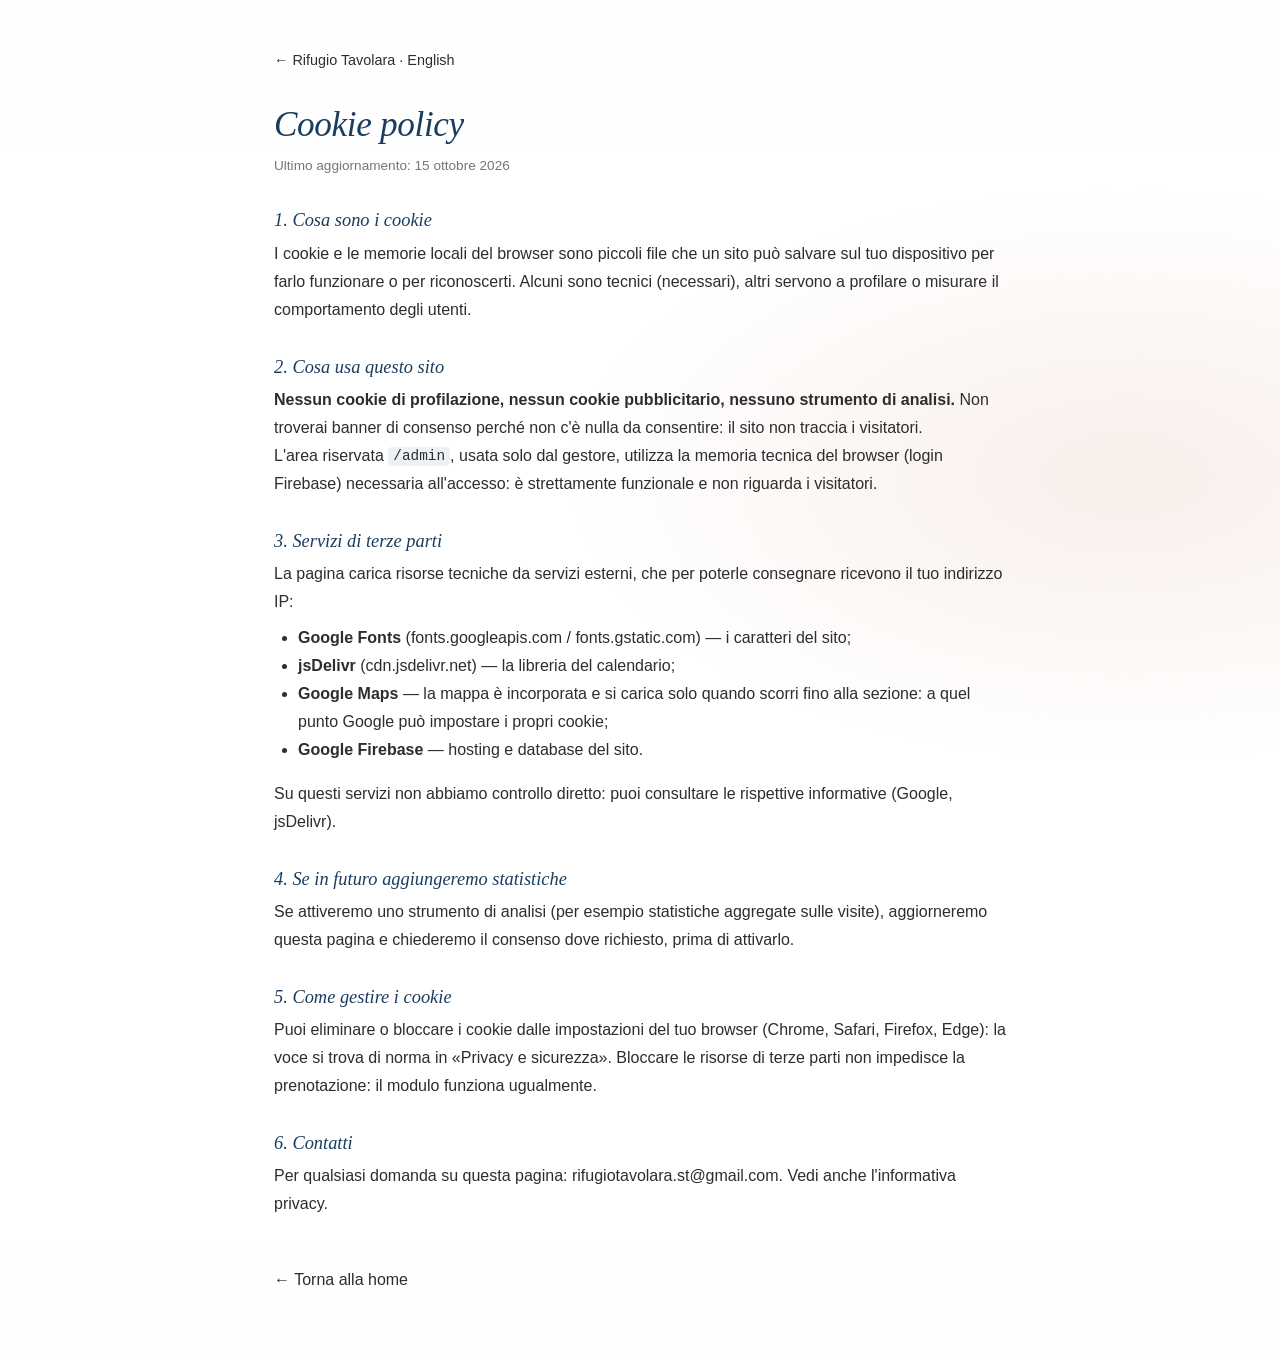
<file: cookie.html>
<!DOCTYPE html>
<html lang="it">
<head>
  <meta charset="UTF-8">
  <meta name="viewport" content="width=device-width, initial-scale=1.0">
  <title>Cookie policy — Rifugio Tavolara, San Teodoro</title>
  <meta name="description" content="Quali cookie usa il sito del Rifugio Tavolara: nessun cookie di profilazione o analisi; i servizi tecnici di terze parti (font, mappa) e come gestirli.">
  <link rel="canonical" href="https://villa-serenita-san-teodoro.web.app/cookie">
  <link rel="alternate" hreflang="it" href="https://villa-serenita-san-teodoro.web.app/cookie">
  <link rel="alternate" hreflang="en" href="https://villa-serenita-san-teodoro.web.app/en/cookie">
  <link rel="alternate" hreflang="x-default" href="https://villa-serenita-san-teodoro.web.app/cookie">
  <meta name="robots" content="index, follow">
  <link rel="icon" href="/favicon.svg" type="image/svg+xml">
  <link rel="preconnect" href="https://fonts.googleapis.com">
  <link rel="preconnect" href="https://fonts.gstatic.com" crossorigin>
  <link rel="stylesheet" href="/css/style.css">
</head>
<body class="lang-it">
  <main class="section section--white legal">
    <div class="container">
      <p class="legal-top"><a href="/">&larr; Rifugio Tavolara</a> &middot; <a href="/en/cookie" hreflang="en" lang="en">English</a></p>
      <h1>Cookie policy</h1>
      <p class="legal-meta">Ultimo aggiornamento: 15 ottobre 2026</p>

      <h2>1. Cosa sono i cookie</h2>
      <p>I cookie e le memorie locali del browser sono piccoli file che un sito pu&ograve; salvare sul tuo
        dispositivo per farlo funzionare o per riconoscerti. Alcuni sono tecnici (necessari), altri servono a
        profilare o misurare il comportamento degli utenti.</p>

      <h2>2. Cosa usa questo sito</h2>
      <p><strong>Nessun cookie di profilazione, nessun cookie pubblicitario, nessuno strumento di analisi.</strong>
        Non troverai banner di consenso perch&eacute; non c'&egrave; nulla da consentire: il sito non traccia i
        visitatori.</p>
      <p>L'area riservata <code>/admin</code>, usata solo dal gestore, utilizza la memoria tecnica del browser
        (login Firebase) necessaria all'accesso: &egrave; strettamente funzionale e non riguarda i visitatori.</p>

      <h2>3. Servizi di terze parti</h2>
      <p>La pagina carica risorse tecniche da servizi esterni, che per poterle consegnare ricevono il tuo
        indirizzo IP:</p>
      <ul>
        <li><strong>Google Fonts</strong> (fonts.googleapis.com / fonts.gstatic.com) &mdash; i caratteri del sito;</li>
        <li><strong>jsDelivr</strong> (cdn.jsdelivr.net) &mdash; la libreria del calendario;</li>
        <li><strong>Google Maps</strong> &mdash; la mappa &egrave; incorporata e si carica solo quando scorri fino
          alla sezione: a quel punto Google pu&ograve; impostare i propri cookie;</li>
        <li><strong>Google Firebase</strong> &mdash; hosting e database del sito.</li>
      </ul>
      <p>Su questi servizi non abbiamo controllo diretto: puoi consultare le rispettive informative
        (<a href="https://policies.google.com/privacy" rel="noopener" target="_blank">Google</a>,
        <a href="https://www.jsdelivr.com/privacy-policy-jsdelivr-net" rel="noopener" target="_blank">jsDelivr</a>).</p>

      <h2>4. Se in futuro aggiungeremo statistiche</h2>
      <p>Se attiveremo uno strumento di analisi (per esempio statistiche aggregate sulle visite), aggiorneremo
        questa pagina e chiederemo il consenso dove richiesto, prima di attivarlo.
        <!-- OWNER: aggiornare questa pagina quando si attiva un analytics. --></p>

      <h2>5. Come gestire i cookie</h2>
      <p>Puoi eliminare o bloccare i cookie dalle impostazioni del tuo browser (Chrome, Safari, Firefox, Edge):
        la voce si trova di norma in &laquo;Privacy e sicurezza&raquo;. Bloccare le risorse di terze parti non
        impedisce la prenotazione: il modulo funziona ugualmente.</p>

      <h2>6. Contatti</h2>
      <p>Per qualsiasi domanda su questa pagina:
        <a href="mailto:rifugiotavolara.st@gmail.com">rifugiotavolara.st@gmail.com</a>.
        Vedi anche l'<a href="/privacy">informativa privacy</a>.</p>

      <p class="legal-back"><a href="/">&larr; Torna alla home</a></p>
    </div>
  </main>
</body>
</html>
</file>
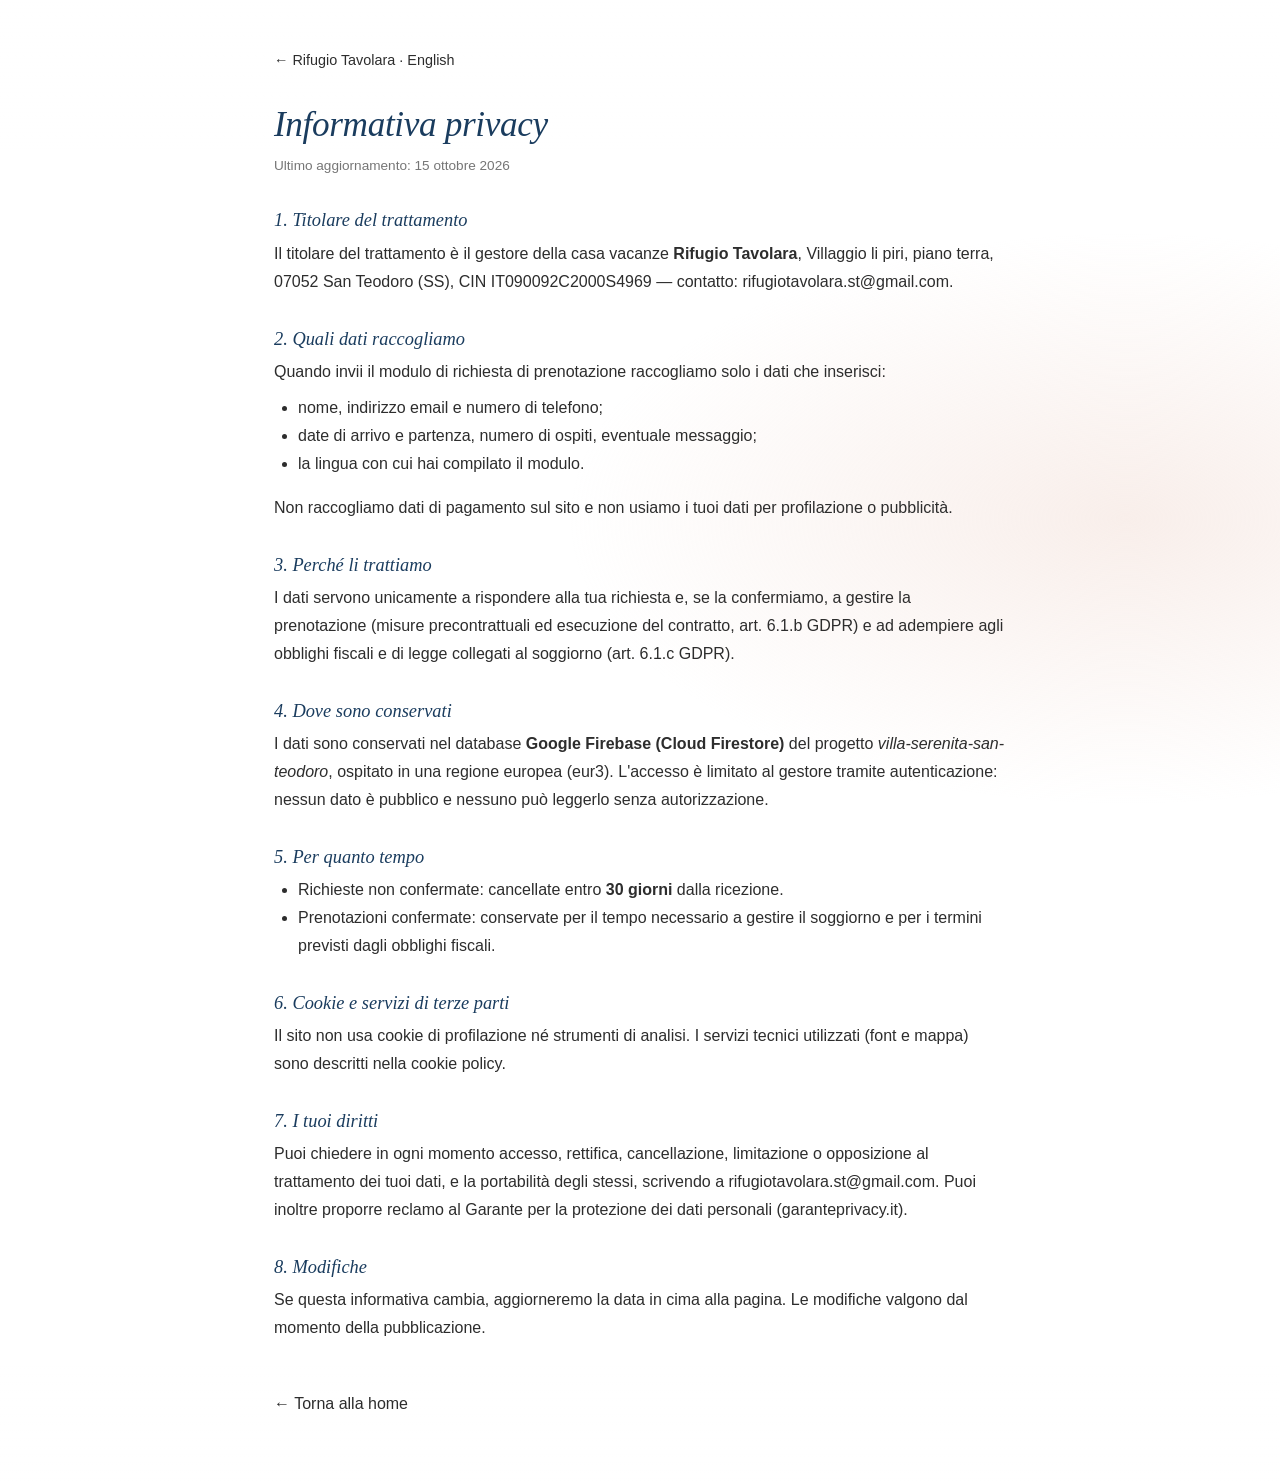
<file: privacy.html>
<!DOCTYPE html>
<html lang="it">
<head>
  <meta charset="UTF-8">
  <meta name="viewport" content="width=device-width, initial-scale=1.0">
  <title>Informativa privacy — Rifugio Tavolara, San Teodoro</title>
  <meta name="description" content="Come trattiamo i dati personali raccolti dal modulo di richiesta di prenotazione del Rifugio Tavolara a San Teodoro: finalita, conservazione, diritti.">
  <link rel="canonical" href="https://villa-serenita-san-teodoro.web.app/privacy">
  <link rel="alternate" hreflang="it" href="https://villa-serenita-san-teodoro.web.app/privacy">
  <link rel="alternate" hreflang="en" href="https://villa-serenita-san-teodoro.web.app/en/privacy">
  <link rel="alternate" hreflang="x-default" href="https://villa-serenita-san-teodoro.web.app/privacy">
  <meta name="robots" content="index, follow">
  <link rel="icon" href="/favicon.svg" type="image/svg+xml">
  <link rel="preconnect" href="https://fonts.googleapis.com">
  <link rel="preconnect" href="https://fonts.gstatic.com" crossorigin>
  <link rel="stylesheet" href="/css/style.css">
</head>
<body class="lang-it">
  <main class="section section--white legal">
    <div class="container">
      <p class="legal-top"><a href="/">&larr; Rifugio Tavolara</a> &middot; <a href="/en/privacy" hreflang="en" lang="en">English</a></p>
      <h1>Informativa privacy</h1>
      <p class="legal-meta">Ultimo aggiornamento: 15 ottobre 2026</p>

      <h2>1. Titolare del trattamento</h2>
      <p>Il titolare del trattamento &egrave; il gestore della casa vacanze <strong>Rifugio Tavolara</strong>,
        Villaggio li piri, piano terra, 07052 San Teodoro (SS), CIN IT090092C2000S4969 &mdash;
        contatto: <a href="mailto:rifugiotavolara.st@gmail.com">rifugiotavolara.st@gmail.com</a>.
        <!-- OWNER: aggiungere nome e cognome del titolare (persona fisica) se richiesto. --></p>

      <h2>2. Quali dati raccogliamo</h2>
      <p>Quando invii il modulo di richiesta di prenotazione raccogliamo solo i dati che inserisci:</p>
      <ul>
        <li>nome, indirizzo email e numero di telefono;</li>
        <li>date di arrivo e partenza, numero di ospiti, eventuale messaggio;</li>
        <li>la lingua con cui hai compilato il modulo.</li>
      </ul>
      <p>Non raccogliamo dati di pagamento sul sito e non usiamo i tuoi dati per profilazione o pubblicit&agrave;.</p>

      <h2>3. Perch&eacute; li trattiamo</h2>
      <p>I dati servono unicamente a rispondere alla tua richiesta e, se la confermiamo, a gestire la prenotazione
        (misure precontrattuali ed esecuzione del contratto, art. 6.1.b GDPR) e ad adempiere agli obblighi
        fiscali e di legge collegati al soggiorno (art. 6.1.c GDPR).</p>

      <h2>4. Dove sono conservati</h2>
      <p>I dati sono conservati nel database <strong>Google Firebase (Cloud Firestore)</strong> del progetto
        <em>villa-serenita-san-teodoro</em>, ospitato in una regione europea (eur3). L'accesso &egrave; limitato al
        gestore tramite autenticazione: nessun dato &egrave; pubblico e nessuno pu&ograve; leggerlo senza
        autorizzazione.</p>

      <h2>5. Per quanto tempo</h2>
      <ul>
        <li>Richieste non confermate: cancellate entro <strong>30 giorni</strong> dalla ricezione.</li>
        <li>Prenotazioni confermate: conservate per il tempo necessario a gestire il soggiorno e per i termini
          previsti dagli obblighi fiscali.</li>
      </ul>
      <!-- OWNER: adegua questi termini se vuoi una politica diversa. -->

      <h2>6. Cookie e servizi di terze parti</h2>
      <p>Il sito non usa cookie di profilazione n&eacute; strumenti di analisi. I servizi tecnici utilizzati
        (font e mappa) sono descritti nella <a href="/cookie">cookie policy</a>.</p>

      <h2>7. I tuoi diritti</h2>
      <p>Puoi chiedere in ogni momento accesso, rettifica, cancellazione, limitazione o opposizione al
        trattamento dei tuoi dati, e la portabilit&agrave; degli stessi, scrivendo a
        <a href="mailto:rifugiotavolara.st@gmail.com">rifugiotavolara.st@gmail.com</a>. Puoi inoltre proporre
        reclamo al Garante per la protezione dei dati personali (<a href="https://www.garanteprivacy.it" rel="noopener" target="_blank">garanteprivacy.it</a>).</p>

      <h2>8. Modifiche</h2>
      <p>Se questa informativa cambia, aggiorneremo la data in cima alla pagina. Le modifiche valgono dal
        momento della pubblicazione.</p>

      <p class="legal-back"><a href="/">&larr; Torna alla home</a></p>
    </div>
  </main>

</body>
</html>
</file>
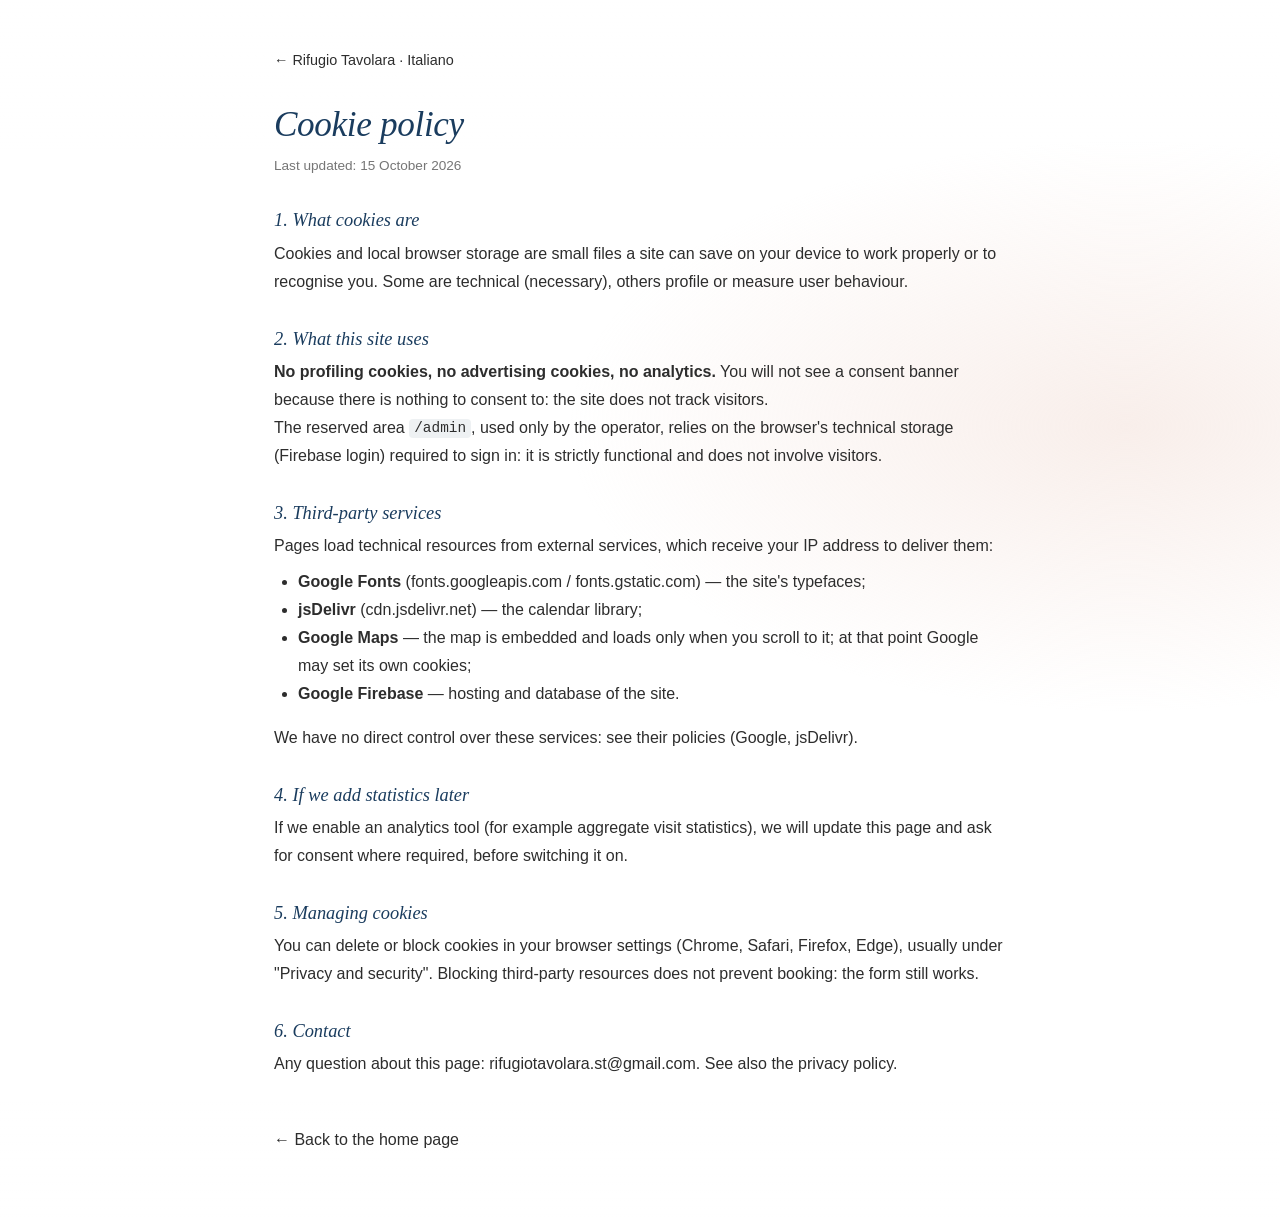
<file: en/cookie.html>
<!DOCTYPE html>
<html lang="en">
<head>
  <meta charset="UTF-8">
  <meta name="viewport" content="width=device-width, initial-scale=1.0">
  <title>Cookie Policy — Rifugio Tavolara, San Teodoro</title>
  <meta name="description" content="What cookies the Rifugio Tavolara site uses: none for profiling or analytics; the technical third-party services (fonts, map) and how to control them.">
  <link rel="canonical" href="https://villa-serenita-san-teodoro.web.app/en/cookie">
  <link rel="alternate" hreflang="it" href="https://villa-serenita-san-teodoro.web.app/cookie">
  <link rel="alternate" hreflang="en" href="https://villa-serenita-san-teodoro.web.app/en/cookie">
  <link rel="alternate" hreflang="x-default" href="https://villa-serenita-san-teodoro.web.app/cookie">
  <meta name="robots" content="index, follow">
  <link rel="icon" href="/favicon.svg" type="image/svg+xml">
  <link rel="preconnect" href="https://fonts.googleapis.com">
  <link rel="preconnect" href="https://fonts.gstatic.com" crossorigin>
  <link rel="stylesheet" href="/css/style.css">
</head>
<body class="lang-en">
  <main class="section section--white legal">
    <div class="container">
      <p class="legal-top"><a href="/en/">&larr; Rifugio Tavolara</a> &middot; <a href="/cookie" hreflang="it" lang="it">Italiano</a></p>
      <h1>Cookie policy</h1>
      <p class="legal-meta">Last updated: 15 October 2026</p>

      <h2>1. What cookies are</h2>
      <p>Cookies and local browser storage are small files a site can save on your device to work properly or to
        recognise you. Some are technical (necessary), others profile or measure user behaviour.</p>

      <h2>2. What this site uses</h2>
      <p><strong>No profiling cookies, no advertising cookies, no analytics.</strong> You will not see a consent
        banner because there is nothing to consent to: the site does not track visitors.</p>
      <p>The reserved area <code>/admin</code>, used only by the operator, relies on the browser's technical
        storage (Firebase login) required to sign in: it is strictly functional and does not involve visitors.</p>

      <h2>3. Third-party services</h2>
      <p>Pages load technical resources from external services, which receive your IP address to deliver them:</p>
      <ul>
        <li><strong>Google Fonts</strong> (fonts.googleapis.com / fonts.gstatic.com) &mdash; the site's typefaces;</li>
        <li><strong>jsDelivr</strong> (cdn.jsdelivr.net) &mdash; the calendar library;</li>
        <li><strong>Google Maps</strong> &mdash; the map is embedded and loads only when you scroll to it; at
          that point Google may set its own cookies;</li>
        <li><strong>Google Firebase</strong> &mdash; hosting and database of the site.</li>
      </ul>
      <p>We have no direct control over these services: see their policies
        (<a href="https://policies.google.com/privacy" rel="noopener" target="_blank">Google</a>,
        <a href="https://www.jsdelivr.com/privacy-policy-jsdelivr-net" rel="noopener" target="_blank">jsDelivr</a>).</p>

      <h2>4. If we add statistics later</h2>
      <p>If we enable an analytics tool (for example aggregate visit statistics), we will update this page and ask
        for consent where required, before switching it on.
        <!-- OWNER: update this page when analytics goes live. --></p>

      <h2>5. Managing cookies</h2>
      <p>You can delete or block cookies in your browser settings (Chrome, Safari, Firefox, Edge), usually under
        "Privacy and security". Blocking third-party resources does not prevent booking: the form still works.</p>

      <h2>6. Contact</h2>
      <p>Any question about this page:
        <a href="mailto:rifugiotavolara.st@gmail.com">rifugiotavolara.st@gmail.com</a>.
        See also the <a href="/en/privacy">privacy policy</a>.</p>

      <p class="legal-back"><a href="/en/">&larr; Back to the home page</a></p>
    </div>
  </main>
</body>
</html>
</file>
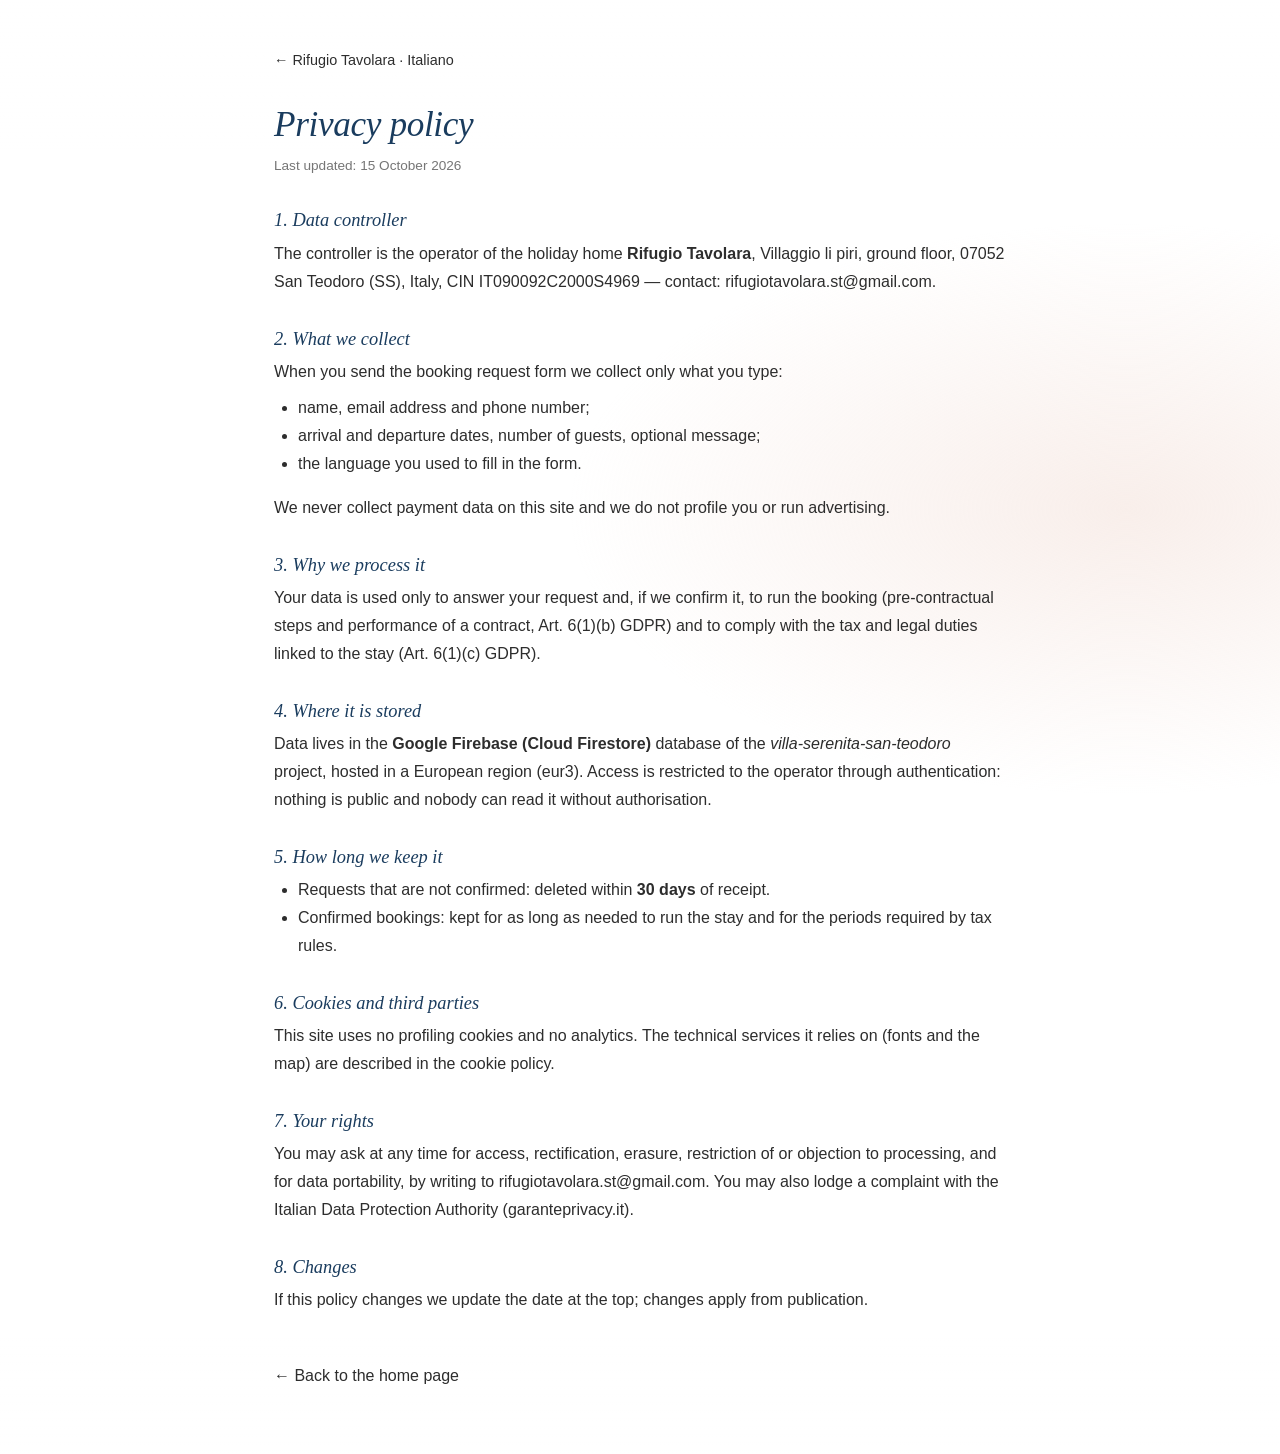
<file: en/privacy.html>
<!DOCTYPE html>
<html lang="en">
<head>
  <meta charset="UTF-8">
  <meta name="viewport" content="width=device-width, initial-scale=1.0">
  <title>Privacy Policy — Rifugio Tavolara, San Teodoro</title>
  <meta name="description" content="How we handle the personal data collected by the Rifugio Tavolara booking request form in San Teodoro: purposes, retention, your rights.">
  <link rel="canonical" href="https://villa-serenita-san-teodoro.web.app/en/privacy">
  <link rel="alternate" hreflang="it" href="https://villa-serenita-san-teodoro.web.app/privacy">
  <link rel="alternate" hreflang="en" href="https://villa-serenita-san-teodoro.web.app/en/privacy">
  <link rel="alternate" hreflang="x-default" href="https://villa-serenita-san-teodoro.web.app/privacy">
  <meta name="robots" content="index, follow">
  <link rel="icon" href="/favicon.svg" type="image/svg+xml">
  <link rel="preconnect" href="https://fonts.googleapis.com">
  <link rel="preconnect" href="https://fonts.gstatic.com" crossorigin>
  <link rel="stylesheet" href="/css/style.css">
</head>
<body class="lang-en">
  <main class="section section--white legal">
    <div class="container">
      <p class="legal-top"><a href="/">&larr; Rifugio Tavolara</a> &middot; <a href="/privacy" hreflang="it" lang="it">Italiano</a></p>
      <h1>Privacy policy</h1>
      <p class="legal-meta">Last updated: 15 October 2026</p>

      <h2>1. Data controller</h2>
      <p>The controller is the operator of the holiday home <strong>Rifugio Tavolara</strong>,
        Villaggio li piri, ground floor, 07052 San Teodoro (SS), Italy, CIN IT090092C2000S4969 &mdash;
        contact: <a href="mailto:rifugiotavolara.st@gmail.com">rifugiotavolara.st@gmail.com</a>.
        <!-- OWNER: add the controller's full legal name if required. --></p>

      <h2>2. What we collect</h2>
      <p>When you send the booking request form we collect only what you type:</p>
      <ul>
        <li>name, email address and phone number;</li>
        <li>arrival and departure dates, number of guests, optional message;</li>
        <li>the language you used to fill in the form.</li>
      </ul>
      <p>We never collect payment data on this site and we do not profile you or run advertising.</p>

      <h2>3. Why we process it</h2>
      <p>Your data is used only to answer your request and, if we confirm it, to run the booking
        (pre-contractual steps and performance of a contract, Art. 6(1)(b) GDPR) and to comply with the tax and
        legal duties linked to the stay (Art. 6(1)(c) GDPR).</p>

      <h2>4. Where it is stored</h2>
      <p>Data lives in the <strong>Google Firebase (Cloud Firestore)</strong> database of the
        <em>villa-serenita-san-teodoro</em> project, hosted in a European region (eur3). Access is restricted to
        the operator through authentication: nothing is public and nobody can read it without authorisation.</p>

      <h2>5. How long we keep it</h2>
      <ul>
        <li>Requests that are not confirmed: deleted within <strong>30 days</strong> of receipt.</li>
        <li>Confirmed bookings: kept for as long as needed to run the stay and for the periods required by tax
          rules.</li>
      </ul>

      <h2>6. Cookies and third parties</h2>
      <p>This site uses no profiling cookies and no analytics. The technical services it relies on (fonts and the
        map) are described in the <a href="/en/cookie">cookie policy</a>.</p>

      <h2>7. Your rights</h2>
      <p>You may ask at any time for access, rectification, erasure, restriction of or objection to processing,
        and for data portability, by writing to
        <a href="mailto:rifugiotavolara.st@gmail.com">rifugiotavolara.st@gmail.com</a>. You may also lodge a
        complaint with the Italian Data Protection Authority (<a href="https://www.garanteprivacy.it" rel="noopener" target="_blank">garanteprivacy.it</a>).</p>

      <h2>8. Changes</h2>
      <p>If this policy changes we update the date at the top; changes apply from publication.</p>

      <p class="legal-back"><a href="/en/">&larr; Back to the home page</a></p>
    </div>
  </main>

</body>
</html>
</file>
<file: css/style.css>
/* ================================================================
   VillaST — Sardinian Luxury Retreat Design System
   A character-driven, Mediterranean-inspired design language.
   ================================================================ */

/* ---------------------------------------------------------------
   1. DESIGN TOKENS
   --------------------------------------------------------------- */
:root {
  /* --- Color Palette: Sardinian-Mediterranean --- */
  --color-sea:        #1A3C5E;   /* Deep Mediterranean blue */
  --color-sea-light:  #2A5F8F;   /* Lighter sea for accents */
  --color-sea-pale:   #D6E4F0;   /* Pale sea for subtle backgrounds */
  --color-terra:      #B0553A;   /* Sardinian terracotta */
  --color-terra-dark: #9E4F3A;   /* Darker terracotta for hover states */
  --color-terra-pale: #F2DED6;   /* Pale terracotta for subtle accents */
  --color-sand:       #E8D5B7;   /* Warm Mediterranean sand */
  --color-sand-light: #F5ECE0;   /* Light sand */
  --color-olive:      #5A6B3C;   /* Sardinian olive grove */
  --color-olive-pale: #E6ECD8;   /* Pale olive tint */
  --color-cream:      #FAF7F2;   /* Warm off-white base */
  --color-white:      #FFFFFF;   /* Pure white */

  /* --- Neutral Scale --- */
  --neutral-900: #1A1A1A;
  --neutral-800: #2D2D2D;
  --neutral-700: #4A4A4A;
  --neutral-600: #6B6B6B;
  --neutral-500: #8A8A8A;
  --neutral-400: #B0B0B0;
  --neutral-300: #D4D4D4;
  --neutral-200: #E8E8E8;
  --neutral-100: #F5F5F5;
  --neutral-050: #FAFAFA;

  /* --- Functional Colors --- */
  --color-success: #2E7D32;
  --color-error:   #C62828;
  --color-whatsapp: #25D366;
  --color-whatsapp-hover: #1DA851;

  /* --- Font Stack --- */
  --font-display: 'Cormorant Garamond', 'Garamond', Georgia, serif;
  --font-body:    'Jost', -apple-system, 'Helvetica Neue', Arial, sans-serif;

  /* --- Spacing Scale (4px base) --- */
  --space-4:  0.25rem;
  --space-8:  0.5rem;
  --space-12: 0.75rem;
  --space-16: 1rem;
  --space-20: 1.25rem;
  --space-24: 1.5rem;
  --space-32: 2rem;
  --space-48: 3rem;
  --space-64: 4rem;
  --space-96: 6rem;
  --space-128: 8rem;

  /* --- Radius Scale --- */
  --radius-none: 0;
  --radius-sm:   4px;
  --radius-md:   10px;
  --radius-lg:   18px;
  --radius-xl:   28px;
  --radius-full: 9999px;

  /* --- Shadow Scale --- */
  --shadow-none:   none;
  --shadow-sm:     0 1px 3px rgba(26,60,94,0.06), 0 1px 2px rgba(26,60,94,0.04);
  --shadow-md:     0 8px 24px -8px rgba(26,60,94,0.16), 0 2px 6px rgba(26,60,94,0.05);
  --shadow-lg:     0 20px 48px -16px rgba(26,60,94,0.22), 0 6px 16px rgba(26,60,94,0.06);
  --shadow-xl:     0 36px 80px -28px rgba(26,60,94,0.30), 0 12px 28px rgba(26,60,94,0.10);
  --shadow-float:  0 32px 70px -24px rgba(26,60,94,0.32), 0 10px 26px -12px rgba(26,60,94,0.16);
  --shadow-inset:  inset 0 2px 4px rgba(26,60,94,0.06);
  --shadow-glow:   0 0 0 4px rgba(193,105,79,0.25);

  /* --- Redesign gradients --- */
  --gradient-accent: linear-gradient(120deg, var(--color-terra) 0%, #D98A5F 58%, var(--color-sand) 100%);
  --gradient-sea:    linear-gradient(150deg, var(--color-sea) 0%, #0F2A45 58%, var(--color-sea-light) 135%);

  /* --- Motion Tokens --- */
  --duration-fast:    150ms;
  --duration-normal:  300ms;
  --duration-slow:    500ms;
  --duration-glacial: 800ms;

  --ease-out:     cubic-bezier(0.16, 1, 0.3, 1);
  --ease-in-out:  cubic-bezier(0.65, 0, 0.35, 1);
  --ease-spring:  cubic-bezier(0.34, 1.56, 0.64, 1);
  --ease-smooth:  cubic-bezier(0.4, 0, 0.2, 1);

  /* --- Layout Tokens --- */
  --nav-height:   72px;
  --content-max:  1200px;
  --content-wide: 1400px;
  --content-narrow: 800px;

  /* --- Z-Index Scale --- */
  --z-dropdown: 100;
  --z-sticky:   200;
  --z-overlay:  500;
  --z-modal:    800;
  --z-nav:      1000;
  --z-toast:    1100;
}

/* ---------------------------------------------------------------
   2. CSS RESET & BASE
   --------------------------------------------------------------- */
*, *::before, *::after {
  box-sizing: border-box;
  margin: 0;
  padding: 0;
}

html {
  scroll-behavior: smooth;
  scroll-padding-top: var(--nav-height);
  -webkit-text-size-adjust: 100%;
}

body {
  font-family: var(--font-body);
  font-size: 1rem;
  font-weight: 400;
  line-height: 1.7;
  color: var(--neutral-800);
  background-color: var(--color-cream);
  overflow-x: hidden;
  -webkit-font-smoothing: antialiased;
  -moz-osx-font-smoothing: grayscale;
  text-rendering: optimizeLegibility;
}

/* ---------------------------------------------------------------
   3. LANGUAGE TOGGLE LOGIC
   --------------------------------------------------------------- */
body .en { display: none; }
body .it { display: revert; }

body.lang-en .en { display: revert; }
body.lang-en .it { display: none; }

/* Fix double-text: the generic rule above breaks buttons. Buttons use .btn
   which keeps spans inline; handle via class-scoped rules instead. */
body.lang-en .btn .en { display: inline-flex; }
body .btn .it { display: inline-flex; }
body.lang-en .btn .it { display: none; }
body:not(.lang-en) .btn .en { display: none; }

/* ---------------------------------------------------------------
   4. TYPOGRAPHY HIERARCHY
   --------------------------------------------------------------- */

/* -- Display (Hero headline) -- */
.display {
  font-family: var(--font-display);
  font-size: clamp(3rem, 6vw, 6.5rem);
  font-weight: 300;
  font-style: italic;
  line-height: 1.05;
  letter-spacing: -0.02em;
  color: var(--color-white);
}

/* -- Heading Levels -- */
h1, .h1 {
  font-family: var(--font-display);
  font-size: clamp(2.25rem, 4vw, 4rem);
  font-weight: 400;
  font-style: italic;
  line-height: 1.15;
  letter-spacing: -0.01em;
  color: var(--color-sea);
}

h2, .h2 {
  font-family: var(--font-display);
  font-size: clamp(2rem, 3.5vw, 3.25rem);
  font-weight: 400;
  font-style: italic;
  line-height: 1.2;
  color: var(--color-sea);
}

h3, .h3 {
  font-family: var(--font-display);
  font-size: clamp(1.5rem, 2.5vw, 2rem);
  font-weight: 400;
  line-height: 1.25;
  color: var(--color-sea);
}

h4, .h4 {
  font-family: var(--font-body);
  font-size: 1rem;
  font-weight: 500;
  line-height: 1.3;
  text-transform: uppercase;
  letter-spacing: 0.12em;
  color: var(--color-sea);
}

/* -- Body Text -- */
.body-lg {
  font-size: 1.2rem;
  line-height: 1.8;
  color: var(--neutral-700);
}

.body-text {
  font-size: 1rem;
  line-height: 1.75;
  color: var(--neutral-600);
}

/* -- Small / Caption -- */
.text-sm {
  font-size: 0.875rem;
  line-height: 1.6;
  color: var(--neutral-600);
}

.text-xs {
  font-size: 0.75rem;
  line-height: 1.5;
  color: var(--neutral-600);
  text-transform: uppercase;
  letter-spacing: 0.08em;
}

/* -- Eyebrow (over-title label) -- */
.eyebrow {
  font-family: var(--font-body);
  font-size: 0.75rem;
  font-weight: 500;
  line-height: 1;
  text-transform: uppercase;
  letter-spacing: 0.2em;
  color: var(--color-terra);
  margin-bottom: var(--space-12);
  display: block;
}

/* -- Inline links -- */
a {
  text-decoration: none;
  color: inherit;
  transition: color var(--duration-fast) var(--ease-out);
}

.text-link {
  color: var(--color-terra);
  text-decoration: underline;
  text-underline-offset: 3px;
  text-decoration-thickness: 1px;
  text-decoration-color: var(--color-terra-pale);
  transition: text-decoration-color var(--duration-fast) var(--ease-out);
}

.text-link:hover {
  text-decoration-color: var(--color-terra);
}

/* ---------------------------------------------------------------
   5. LAYOUT & UTILITIES
   --------------------------------------------------------------- */
.container {
  max-width: var(--content-max);
  margin: 0 auto;
  padding: 0 var(--space-24);
}

.container--wide {
  max-width: var(--content-wide);
}

.container--narrow {
  max-width: var(--content-narrow);
}

/* Section spacing */
.section {
  padding: var(--space-96) 0;
  position: relative;
}

.section--cream   { background-color: var(--color-cream); }
.section--white   { background-color: var(--color-white); }
.section--sand    { background-color: var(--color-sand-light); }
.section--sea     { background-color: var(--color-sea); color: var(--color-white); }
.section--olive   { background-color: var(--color-olive); color: var(--color-white); }

/* Section Header */
.section-header {
  text-align: center;
  margin-bottom: var(--space-64);
}

.section-header .section__title {
  margin-bottom: var(--space-16);
}

.section__subtitle {
  font-size: 1.1rem;
  color: var(--neutral-600);
  max-width: 560px;
  margin: 0 auto;
  line-height: 1.6;
}

.section--sea .section__title,
.section--olive .section__title { color: var(--color-white); }
.section--sea .section__subtitle,
.section--olive .section__subtitle { color: rgba(255,255,255,0.75); }

/* ---------------------------------------------------------------
   6. DECORATIVE MOTIFS
   --------------------------------------------------------------- */

/* Sardinian-inspired ornamental divider */
.ornament-divider {
  display: flex;
  align-items: center;
  justify-content: center;
  gap: var(--space-16);
  margin: var(--space-32) 0;
  color: var(--color-terra);
  opacity: 0.6;
}

.ornament-divider::before,
.ornament-divider::after {
  content: '';
  height: 1px;
  width: 80px;
  background: linear-gradient(
    to right,
    transparent,
    var(--color-terra) 30%,
    var(--color-terra) 70%,
    transparent
  );
}

.ornament-divider svg {
  width: 28px;
  height: 28px;
  flex-shrink: 0;
}

/* Section top wave divider */
.wave-divider {
  position: absolute;
  top: -1px;
  left: 0;
  width: 100%;
  overflow: hidden;
  line-height: 0;
}

.wave-divider svg {
  display: block;
  width: 100%;
  height: 60px;
}

.wave-divider--bottom {
  top: auto;
  bottom: -1px;
  transform: rotate(180deg);
}

/* Subtle background pattern (Sardinian tile-inspired) */
.bg-pattern {
  background-image: url("data:image/svg+xml,%3Csvg width='60' height='60' viewBox='0 0 60 60' xmlns='http://www.w3.org/2000/svg'%3E%3Cpath d='M30 5 L55 30 L30 55 L5 30 Z' fill='none' stroke='%23C1694F' stroke-width='0.5' opacity='0.06'/%3E%3C/svg%3E");
}

/* ---------------------------------------------------------------
   7. BUTTONS
   --------------------------------------------------------------- */
.btn {
  display: inline-flex;
  align-items: center;
  justify-content: center;
  gap: var(--space-8);
  padding: var(--space-12) var(--space-32);
  font-family: var(--font-body);
  font-size: 0.9rem;
  font-weight: 500;
  letter-spacing: 0.08em;
  text-transform: uppercase;
  border: none;
  border-radius: var(--radius-sm);
  cursor: pointer;
  transition: all var(--duration-normal) var(--ease-out);
  position: relative;
  overflow: hidden;
  text-align: center;
  white-space: nowrap;
  user-select: none;
}

/* Primary CTA */
.btn--primary {
  background-color: var(--color-terra);
  color: var(--color-white);
  box-shadow: 0 2px 8px rgba(193,105,79,0.3);
}

.btn--primary::after {
  content: '';
  position: absolute;
  inset: 0;
  background: linear-gradient(135deg, rgba(255,255,255,0.15) 0%, transparent 50%);
  opacity: 0;
  transition: opacity var(--duration-normal) var(--ease-out);
}

.btn--primary:hover {
  background-color: var(--color-terra-dark);
  color: var(--color-white);
  transform: translateY(-2px);
  box-shadow: 0 6px 20px rgba(193,105,79,0.4);
}

.btn--primary:hover::after {
  opacity: 1;
}

.btn--primary:active {
  transform: translateY(0);
  box-shadow: 0 2px 8px rgba(193,105,79,0.3);
}

.btn--primary:focus-visible {
  outline: none;
  box-shadow: var(--shadow-glow);
}

/* Outline button */
.btn--outline {
  background: transparent;
  color: var(--color-white);
  border: 1.5px solid rgba(255,255,255,0.6);
  backdrop-filter: blur(4px);
}

.btn--outline:hover {
  background-color: rgba(255,255,255,0.12);
  border-color: var(--color-white);
  color: var(--color-white);
  transform: translateY(-2px);
}

.btn--outline:focus-visible {
  outline: none;
  box-shadow: 0 0 0 3px rgba(255,255,255,0.3);
}

/* Full-width */
.btn--full {
  width: 100%;
  padding: var(--space-16) var(--space-32);
  font-size: 1rem;
}

/* WhatsApp */
.btn--whatsapp {
  background-color: var(--color-whatsapp);
  color: white;
  border-radius: var(--radius-full);
  padding: var(--space-12) var(--space-24);
  font-size: 0.85rem;
  gap: var(--space-8);
  box-shadow: 0 2px 12px rgba(37,211,102,0.3);
}

.btn--whatsapp:hover {
  background-color: var(--color-whatsapp-hover);
  color: white;
  transform: translateY(-2px);
  box-shadow: 0 6px 20px rgba(37,211,102,0.4);
}

.btn--whatsapp svg {
  width: 20px;
  height: 20px;
}

/* ---------------------------------------------------------------
   8. NAVIGATION
   --------------------------------------------------------------- */
#navbar {
  position: fixed;
  top: 0;
  width: 100%;
  z-index: var(--z-nav);
  padding: var(--space-24) 0;
  transition: background-color var(--duration-normal) var(--ease-out),
              box-shadow var(--duration-normal) var(--ease-out),
              padding var(--duration-normal) var(--ease-out);
}

#navbar.navbar--scrolled {
  background-color: rgba(250,247,242,0.95);
  backdrop-filter: blur(12px);
  -webkit-backdrop-filter: blur(12px);
  box-shadow: var(--shadow-sm);
  padding: var(--space-12) 0;
}

.nav-container {
  display: flex;
  justify-content: space-between;
  align-items: center;
  max-width: var(--content-wide);
  margin: 0 auto;
  padding: 0 var(--space-24);
}

/* Logo */
.logo {
  display: flex;
  align-items: center;
  gap: var(--space-12);
  color: var(--color-white);
  transition: color var(--duration-normal) var(--ease-out);
  text-decoration: none;
}

#navbar.navbar--scrolled .logo,
#navbar.navbar--scrolled .nav-link,
#navbar.navbar--scrolled .lang-toggle,
#navbar.navbar--scrolled .nav-toggle {
  color: var(--color-sea);
}

.logo__monogram {
  font-family: var(--font-display);
  font-size: 2.25rem;
  line-height: 1;
  font-style: italic;
  font-weight: 300;
}

.logo__wordmark {
  font-family: var(--font-body);
  font-size: 0.8rem;
  font-weight: 500;
  letter-spacing: 0.25em;
  text-transform: uppercase;
}

/* Nav Links */
.nav-links {
  display: flex;
  gap: var(--space-32);
}

.nav-link {
  color: var(--color-white);
  font-size: 0.85rem;
  text-transform: uppercase;
  letter-spacing: 0.12em;
  font-weight: 500;
  position: relative;
  padding: var(--space-4) 0;
}

.nav-link::after {
  content: '';
  position: absolute;
  bottom: -2px;
  left: 0;
  width: 0;
  height: 1.5px;
  background-color: currentColor;
  transition: width var(--duration-normal) var(--ease-spring);
}

.nav-link:hover::after {
  width: 100%;
}

/* Nav Actions */
.nav-actions {
  display: flex;
  align-items: center;
  gap: var(--space-24);
}

.lang-toggle {
  background: none;
  border: 1px solid rgba(255,255,255,0.3);
  color: var(--color-white);
  font-family: var(--font-body);
  font-size: 0.8rem;
  font-weight: 600;
  letter-spacing: 0.08em;
  cursor: pointer;
  padding: var(--space-4) var(--space-12);
  border-radius: var(--radius-full);
  transition: all var(--duration-fast) var(--ease-out);
}

.lang-toggle:hover {
  border-color: rgba(255,255,255,0.6);
  background: rgba(255,255,255,0.1);
}

#navbar.navbar--scrolled .lang-toggle {
  border-color: var(--neutral-300);
  color: var(--color-sea);
}

#navbar.navbar--scrolled .lang-toggle:hover {
  border-color: var(--color-sea);
  background: rgba(26,60,94,0.05);
}

.nav-toggle {
  display: none;
  background: none;
  border: none;
  color: var(--color-white);
  cursor: pointer;
  padding: var(--space-4);
}

/* Mobile Menu */
#mobile-menu {
  position: fixed;
  inset: 0;
  z-index: var(--z-overlay);
  background: linear-gradient(160deg, var(--color-sea) 0%, #0F2A45 100%);
  display: flex;
  align-items: center;
  justify-content: center;
  opacity: 0;
  visibility: hidden;
  transition: opacity var(--duration-slow) var(--ease-out),
              visibility var(--duration-slow) var(--ease-out);
}

#mobile-menu.active {
  opacity: 1;
  visibility: visible;
}

.mobile-menu-inner {
  display: flex;
  flex-direction: column;
  align-items: center;
  gap: var(--space-32);
}

.mobile-link {
  font-family: var(--font-display);
  font-size: 2.5rem;
  color: var(--color-sand);
  font-style: italic;
  opacity: 0;
  transform: translateY(24px);
  transition: opacity 0.45s var(--ease-out),
              transform 0.45s var(--ease-out);
}

#mobile-menu.active .mobile-link {
  opacity: 1;
  transform: translateY(0);
}

#mobile-menu.active .mobile-link:nth-child(1) { transition-delay: 0.08s; }
#mobile-menu.active .mobile-link:nth-child(2) { transition-delay: 0.16s; }
#mobile-menu.active .mobile-link:nth-child(3) { transition-delay: 0.24s; }
#mobile-menu.active .mobile-link:nth-child(4) { transition-delay: 0.32s; }
#mobile-menu.active .mobile-link:nth-child(5) { transition-delay: 0.40s; }

.mobile-link:hover {
  color: var(--color-white);
}

/* ---------------------------------------------------------------
   9. HERO SECTION
   --------------------------------------------------------------- */
@keyframes kenBurns {
  0%   { transform: scale(1) translate(0, 0); }
  100% { transform: scale(1.06) translate(-1%, -0.5%); }
}

@keyframes fadeInUp {
  from { opacity: 0; transform: translateY(32px); }
  to   { opacity: 1; transform: translateY(0); }
}

.hero {
  position: relative;
  min-height: 100svh;
  display: flex;
  align-items: flex-end;
  overflow: hidden;
  isolation: isolate;
}

.hero__bg {
  position: absolute;
  inset: 0;
  z-index: -2;
}

.hero__bg img {
  width: 100%;
  height: 100%;
  object-fit: cover;
  object-position: center;
}

.hero__overlay {
  position: absolute;
  inset: 0;
  z-index: -1;
  background: linear-gradient(
    180deg,
    rgba(12, 28, 44, 0.35) 0%,
    rgba(12, 28, 44, 0.10) 42%,
    rgba(8, 18, 30, 0.88) 100%
  );
}

.hero__content {
  z-index: 1;
  width: 100%;
  max-width: var(--content-max);
  margin: 0 auto;
  padding: var(--space-96) var(--space-24) var(--space-64);
  color: var(--color-white);
  text-align: left;
  animation: fadeInUp 0.9s var(--ease-out) both;
}

.hero__eyebrow {
  display: flex;
  align-items: center;
  gap: var(--space-12);
  font-size: 0.8rem;
  font-weight: 500;
  text-transform: uppercase;
  letter-spacing: 0.3em;
  color: var(--color-sand);
  margin-bottom: var(--space-16);
}

.hero__eyebrow::before {
  content: '';
  width: 40px;
  height: 1px;
  background: var(--color-sand);
  opacity: 0.7;
  flex-shrink: 0;
}

.hero__title {
  font-family: var(--font-display);
  font-size: clamp(2.75rem, 8vw, 6rem);
  font-weight: 400;
  line-height: 1.02;
  letter-spacing: -0.01em;
  margin-bottom: var(--space-16);
  color: var(--color-white);
  text-shadow: 0 2px 24px rgba(0, 0, 0, 0.35);
}

.hero__subtitle {
  font-size: clamp(1rem, 2vw, 1.25rem);
  font-weight: 300;
  line-height: 1.6;
  max-width: 34rem;
  margin-bottom: var(--space-32);
  color: rgba(255, 255, 255, 0.92);
}

.hero__rating {
  display: inline-flex;
  align-items: center;
  gap: var(--space-12);
  background: rgba(255, 255, 255, 0.12);
  backdrop-filter: blur(8px);
  -webkit-backdrop-filter: blur(8px);
  border: 1px solid rgba(255, 255, 255, 0.22);
  padding: var(--space-8) var(--space-20);
  border-radius: var(--radius-full);
  margin-bottom: var(--space-32);
}

.hero__rating-score {
  font-family: var(--font-display);
  font-size: 1.5rem;
  font-weight: 600;
  line-height: 1;
  color: var(--color-sand);
}

.hero__rating-text {
  font-size: 0.8rem;
  text-transform: uppercase;
  letter-spacing: 0.1em;
  font-weight: 500;
  color: var(--color-white);
  line-height: 1.3;
}

.hero__rating-text strong {
  color: var(--color-sand);
  font-weight: 600;
}

.hero__ctas {
  display: flex;
  gap: var(--space-12);
  flex-wrap: wrap;
  align-items: center;
}

/* Scroll indicator */
.scroll-indicator {
  position: absolute;
  bottom: var(--space-24);
  right: var(--space-24);
  color: rgba(255,255,255,0.7);
  z-index: 1;
  animation: scrollBounce 2.4s ease-in-out infinite;
}

@keyframes scrollBounce {
  0%, 20%, 50%, 80%, 100% { transform: translateY(0); }
  40% { transform: translateY(-12px); }
  60% { transform: translateY(-6px); }
}

.scroll-indicator svg {
  display: block;
}

/* ---------------------------------------------------------------
   10. STAT BAR
   --------------------------------------------------------------- */
.stat-bar {
  position: relative;
  z-index: var(--z-sticky);
  margin-top: -64px;
  padding: 0 clamp(var(--space-16), 2vw, var(--space-24));
}

/* A real grid: gap is structural, so labels can never end up glued together
   (the old flex row collapsed to a 0px gap below ~1024px). auto-fit keeps the
   last row balanced — no empty cell — at every width. */
/* Not a .container: it is a card, and .container's max-width (1400px at >=1440)
   silently beat this one, stretching the panel across the page. */
.stat-bar__inner {
  display: grid;
  grid-template-columns: repeat(auto-fit, minmax(140px, 1fr));
  gap: var(--space-12);
  max-width: 1040px;
  margin: 0 auto;
  padding: var(--space-16);
  background: rgba(255, 255, 255, 0.78);
  backdrop-filter: blur(24px) saturate(1.5);
  -webkit-backdrop-filter: blur(24px) saturate(1.5);
  border: 1px solid rgba(255, 255, 255, 0.65);
  border-radius: var(--radius-xl);
  box-shadow: var(--shadow-float);
}

.stat-item {
  display: flex;
  flex-direction: column;
  align-items: center;
  justify-content: center;
  gap: var(--space-8);
  min-width: 0;
  padding: var(--space-20) var(--space-16);
  border-radius: var(--radius-lg);
  text-align: center;
  background: linear-gradient(180deg, rgba(250, 247, 242, 0.85), rgba(255, 255, 255, 0.55));
  border: 1px solid rgba(232, 213, 183, 0.42);
  transition: transform var(--duration-normal) var(--ease-out),
              box-shadow var(--duration-normal) var(--ease-out),
              border-color var(--duration-normal) var(--ease-out);
}

.stat-item:hover {
  transform: translateY(-3px);
  border-color: var(--color-sand);
  box-shadow: var(--shadow-md);
}

.stat-value,
.stat-icon {
  font-family: var(--font-display);
  font-size: clamp(1.85rem, 3vw, 2.6rem);
  color: var(--color-terra);
  line-height: 1;
}

.stat-icon svg {
  width: 34px;
  height: 34px;
}

.stat-label {
  font-size: 0.7rem;
  text-transform: uppercase;
  letter-spacing: 0.15em;
  line-height: 1.35;
  color: var(--neutral-700);
  font-weight: 500;
}

/* ---------------------------------------------------------------
   11. DESCRIPTION / ABOUT SECTION
   --------------------------------------------------------------- */
/* --- 19.4 The house, explained: space list + photo collage --- */
.about-intro {
  max-width: 64ch;
  margin: 0 auto var(--space-48);
  text-align: center;
  color: var(--neutral-600);
}

.layout-grid {
  display: grid;
  grid-template-columns: minmax(0, 1.05fr) minmax(0, 0.95fr);
  gap: var(--space-48);
  align-items: start;
}

.layout-title {
  font-family: var(--font-display);
  font-size: 1.6rem;
  color: var(--color-sea);
  margin-bottom: var(--space-20);
}

.layout-list {
  list-style: none;
  margin: 0;
  padding: 0;
  display: grid;
  gap: var(--space-12);
}

.layout-item {
  display: grid;
  grid-template-columns: 46px minmax(0, 1fr);
  column-gap: var(--space-16);
  padding: var(--space-16) var(--space-20);
  background: var(--color-white);
  border: 1px solid rgba(232, 213, 183, 0.5);
  border-radius: var(--radius-lg);
  box-shadow: 0 2px 10px rgba(26, 60, 94, 0.04);
  transition: transform var(--duration-normal) var(--ease-out),
              box-shadow var(--duration-normal) var(--ease-out),
              border-color var(--duration-normal) var(--ease-out);
}

.layout-item:hover {
  transform: translateY(-2px);
  border-color: var(--color-sand);
  box-shadow: var(--shadow-md);
}

.layout-icon {
  display: inline-flex;
  align-items: center;
  justify-content: center;
  width: 46px;
  height: 46px;
  border-radius: 14px;
  background: linear-gradient(160deg, rgba(232, 213, 183, 0.45), rgba(255, 255, 255, 0.9));
  color: var(--color-terra);
}

.layout-icon svg {
  width: 24px;
  height: 24px;
}

.layout-item h4 {
  font-family: var(--font-display);
  font-size: 1.15rem;
  color: var(--color-sea);
  margin-bottom: var(--space-4);
}

.layout-item p {
  margin: 0;
  font-size: 0.9rem;
  line-height: 1.55;
  color: var(--neutral-600);
}

.layout-tag {
  display: inline-block;
  margin-top: var(--space-8);
  font-size: 0.7rem;
  text-transform: uppercase;
  letter-spacing: 0.12em;
  color: var(--color-terra);
}

.layout-note {
  margin: var(--space-20) 0 0;
  text-align: center;
  font-size: 0.78rem;
  text-transform: uppercase;
  letter-spacing: 0.1em;
  color: var(--neutral-500);
}

.layout-photos {
  display: grid;
  grid-template-columns: repeat(2, minmax(0, 1fr));
  gap: var(--space-12);
}

.layout-photo {
  margin: 0;
  border-radius: var(--radius-lg);
  overflow: hidden;
  box-shadow: var(--shadow-md);
  aspect-ratio: 4 / 3;
}

.layout-photo:first-child {
  grid-column: 1 / -1;
  aspect-ratio: 16 / 9;
}

.layout-photo img {
  width: 100%;
  height: 100%;
  object-fit: cover;
  display: block;
  transition: transform var(--duration-glacial) var(--ease-out);
}

.layout-photo:hover img {
  transform: scale(1.04);
}

@media (max-width: 1023px) {
  .layout-grid {
    grid-template-columns: 1fr;
    gap: var(--space-32);
  }
}

/* ---------------------------------------------------------------
   12. AMENITIES GRID
   --------------------------------------------------------------- */
.amenities-grid {
  display: grid;
  grid-template-columns: repeat(2, minmax(0, 1fr));
  gap: var(--space-8) var(--space-24);
}

.amenity-card {
  display: grid;
  grid-template-columns: 52px minmax(0, 1fr);
  align-items: start;
  column-gap: var(--space-16);
  padding: var(--space-16);
  border-radius: var(--radius-lg);
  text-align: left;
  background-color: transparent;
  border: 1px solid transparent;
  transition: transform var(--duration-normal) var(--ease-out),
              box-shadow var(--duration-normal) var(--ease-out),
              border-color var(--duration-normal) var(--ease-out),
              background var(--duration-normal) var(--ease-out);
  position: relative;
  overflow: hidden;
}

.amenity-card::before {
  content: '';
  position: absolute;
  left: 0;
  top: 18%;
  height: 64%;
  width: 3px;
  border-radius: 0 3px 3px 0;
  background: var(--gradient-accent);
  opacity: 0;
  transition: opacity var(--duration-normal) var(--ease-out);
}

.amenity-card:hover {
  transform: translateY(-3px);
  box-shadow: var(--shadow-md);
  border-color: rgba(232, 213, 183, 0.55);
  background: linear-gradient(135deg, var(--color-white) 0%, var(--color-sand-light) 100%);
}

.amenity-card:hover::before {
  opacity: 1;
}

.amenity-icon {
  display: inline-flex;
  align-items: center;
  justify-content: center;
  width: 52px;
  height: 52px;
  margin: 0;
  /* spans both text rows, otherwise the description auto-places under the icon
     in the 52px column and wraps one word per line */
  grid-row: 1 / span 2;
  color: var(--color-terra);
  background: linear-gradient(160deg, var(--color-terra-pale), rgba(255, 255, 255, 0.9));
  border-radius: var(--radius-md);
  transition: all var(--duration-normal) var(--ease-out);
  border: 1px solid rgba(232, 213, 183, 0.5);
}

.amenity-card h3,
.amenity-card p {
  grid-column: 2;
}

.amenity-card:hover .amenity-icon {
  background: var(--gradient-accent);
  color: var(--color-white);
  border-color: transparent;
  transform: scale(1.06);
  box-shadow: 0 8px 18px -6px rgba(176, 85, 58, 0.45);
}

.amenity-icon svg {
  width: 26px;
  height: 26px;
  stroke-width: 1.5;
}

.amenity-card h3 {
  font-size: 1.18rem;
  font-style: normal;
  margin-bottom: var(--space-4);
  color: var(--color-sea);
}

.amenity-card p {
  color: var(--neutral-500);
  font-size: 0.88rem;
  line-height: 1.55;
  margin-bottom: 0;
}

/* ---------------------------------------------------------------
   13. GALLERY
   --------------------------------------------------------------- */
.gallery__grid {
  display: grid;
  grid-template-columns: repeat(4, 1fr);
  grid-auto-rows: 280px;
  gap: var(--space-12);
}

.gallery__item {
  overflow: hidden;
  border-radius: var(--radius-lg);
  box-shadow: var(--shadow-sm);
  position: relative;
  cursor: pointer;
  background-color: var(--neutral-200);
}

.gallery__item:nth-child(1) {
  grid-column: span 2;
  grid-row: span 2;
}

.gallery__item:nth-child(4) {
  grid-column: span 2;
}

.gallery__item img {
  width: 100%;
  height: 100%;
  object-fit: cover;
  transition: transform 0.7s var(--ease-out);
}

.gallery__item:hover img {
  transform: scale(1.06);
}

.gallery__item::after {
  content: '';
  position: absolute;
  inset: 0;
  background: linear-gradient(to top, rgba(26,60,94,0.3), transparent 60%);
  opacity: 0;
  transition: opacity var(--duration-normal) var(--ease-out);
}

.gallery__item:hover::after {
  opacity: 1;
}

/* ---------------------------------------------------------------
   14. LOCATION
   --------------------------------------------------------------- */
.location-grid {
  display: grid;
  grid-template-columns: 1fr 1fr;
  gap: var(--space-64);
  align-items: center;
}

.location-content .section__title {
  margin-bottom: var(--space-16);
}

.location-list {
  list-style: none;
  margin-top: var(--space-32);
}

.location-list li {
  display: flex;
  align-items: flex-start;
  gap: var(--space-16);
  margin-bottom: var(--space-20);
  font-size: 1.05rem;
  color: var(--neutral-700);
}

.location-icon {
  width: 22px;
  height: 22px;
  color: var(--color-terra);
  flex-shrink: 0;
  margin-top: 2px;
}

.location-map {
  height: 480px;
  border-radius: var(--radius-lg);
  overflow: hidden;
  box-shadow: var(--shadow-lg);
}

.location-map iframe {
  width: 100%;
  height: 100%;
  border: 0;
}

/* ---------------------------------------------------------------
   15. PRICING
   --------------------------------------------------------------- */
.pricing-grid {
  display: grid;
  grid-template-columns: repeat(3, 1fr);
  gap: var(--space-24);
  align-items: center;
}

.pricing-card {
  background-color: var(--color-white);
  padding: var(--space-48) var(--space-32);
  border-radius: var(--radius-lg);
  text-align: center;
  box-shadow: 0 12px 32px rgba(26, 60, 94, 0.04);
  border: 1px solid rgba(232, 213, 183, 0.35);
  transition: all var(--duration-normal) var(--ease-out);
  position: relative;
}

.pricing-card:hover {
  transform: translateY(-8px);
  box-shadow: 0 24px 48px rgba(26, 60, 94, 0.1);
  border-color: var(--color-sand);
}

.pricing-card h3 {
  font-style: italic;
  font-size: 2rem;
  color: var(--color-sea);
  margin-bottom: var(--space-8);
}

.pricing-season {
  font-size: 0.85rem;
  color: var(--neutral-500);
  margin-bottom: var(--space-32);
  text-transform: uppercase;
  letter-spacing: 0.06em;
}

.pricing-price {
  margin-bottom: var(--space-24);
}

.pricing-price .currency {
  font-size: 1.5rem;
  font-weight: 500;
  vertical-align: top;
  margin-right: 2px;
  color: var(--neutral-600);
}

.pricing-price .amount {
  font-size: 3.5rem;
  font-family: var(--font-display);
  line-height: 1;
  color: var(--color-terra);
  font-style: italic;
}

.pricing-price .period {
  color: var(--neutral-500);
  font-size: 0.9rem;
}

.pricing-min {
  padding-top: var(--space-24);
  border-top: 1px solid var(--neutral-200);
  color: var(--neutral-500);
  font-size: 0.9rem;
}

/* Highlighted card */
.pricing-card--highlight {
  background: linear-gradient(160deg, var(--color-terra) 0%, #A8553E 100%);
  color: var(--color-white);
  transform: scale(1.05);
  box-shadow: var(--shadow-xl);
  border: none;
  z-index: 2;
}

.pricing-card--highlight:hover {
  transform: scale(1.05) translateY(-8px);
}

.pricing-card--highlight h3,
.pricing-card--highlight .pricing-season,
.pricing-card--highlight .pricing-price .amount,
.pricing-card--highlight .pricing-price .currency,
.pricing-card--highlight .pricing-price .period,
.pricing-card--highlight .pricing-min {
  color: var(--color-white);
}

.pricing-card--highlight .pricing-min {
  border-top-color: rgba(255,255,255,0.2);
}

.pricing-badge {
  position: absolute;
  top: -14px;
  left: 50%;
  transform: translateX(-50%);
  background-color: var(--color-sea);
  color: var(--color-white);
  padding: var(--space-8) var(--space-20);
  border-radius: var(--radius-full);
  font-size: 0.75rem;
  text-transform: uppercase;
  letter-spacing: 0.12em;
  font-weight: 600;
  white-space: nowrap;
  box-shadow: var(--shadow-md);
}

/* ---------------------------------------------------------------
   16. HOUSE RULES
   --------------------------------------------------------------- */
.rules-grid {
  display: grid;
  grid-template-columns: repeat(2, 1fr);
  gap: var(--space-24);
  max-width: 720px;
  margin: 0 auto;
}

.rule-item {
  display: flex;
  align-items: flex-start;
  gap: var(--space-16);
  padding: var(--space-20);
  background-color: var(--color-white);
  border-radius: var(--radius-md);
  border: 1px solid var(--neutral-200);
  box-shadow: var(--shadow-sm);
}

.rule-icon {
  width: 20px;
  height: 20px;
  color: var(--color-olive);
  flex-shrink: 0;
  margin-top: 2px;
}

.rule-text {
  font-size: 0.95rem;
  line-height: 1.5;
  color: var(--neutral-700);
}

/* ---------------------------------------------------------------
   17. REVIEWS
   --------------------------------------------------------------- */
.reviews-carousel {
  display: grid;
  grid-template-columns: repeat(4, 1fr);
  gap: var(--space-24);
  overflow-x: auto;
  padding: var(--space-16) 0 var(--space-32);
  scrollbar-width: none;
  -ms-overflow-style: none;
}

.reviews-carousel::-webkit-scrollbar {
  display: none;
}

.review-card {
  background-color: var(--color-white);
  border-radius: var(--radius-lg);
  padding: var(--space-32) var(--space-24);
  box-shadow: var(--shadow-md);
  border: 1px solid var(--neutral-200);
  min-width: 280px;
  display: flex;
  flex-direction: column;
  transition: transform var(--duration-normal) var(--ease-out),
              box-shadow var(--duration-normal) var(--ease-out);
}

.review-card:hover {
  transform: translateY(-4px);
  box-shadow: var(--shadow-lg);
}

.review-quote {
  font-family: var(--font-display);
  font-size: 5rem;
  color: var(--color-sand);
  line-height: 0.3;
  margin-bottom: var(--space-16);
  user-select: none;
}

.review-stars {
  color: var(--color-terra);
  letter-spacing: 3px;
  margin-bottom: var(--space-12);
  font-size: 1rem;
}

.review-text {
  font-size: 1rem;
  font-style: italic;
  line-height: 1.65;
  color: var(--neutral-700);
  margin-bottom: var(--space-24);
  flex-grow: 1;
}

.review-author {
  font-size: 0.85rem;
  font-weight: 500;
  text-transform: uppercase;
  letter-spacing: 0.06em;
  color: var(--color-sea);
}

/* --- Review Score Banner --- */
.review-score-banner {
  margin-top: var(--space-64);
  padding: var(--space-48) var(--space-32);
  background: var(--color-white);
  border-radius: var(--radius-lg);
  box-shadow: var(--shadow-md);
  border: 1px solid var(--neutral-200);
  display: flex;
  flex-wrap: wrap;
  align-items: center;
  gap: var(--space-48);
  justify-content: center;
}

.review-score-badge {
  display: flex;
  flex-direction: column;
  align-items: center;
  justify-content: center;
  width: 120px;
  height: 120px;
  border-radius: 50%;
  background: linear-gradient(135deg, var(--color-sea), var(--color-sea-light));
  color: var(--color-white);
  box-shadow: var(--shadow-lg);
  flex-shrink: 0;
}

.review-score-value {
  font-family: var(--font-display);
  font-size: 2.5rem;
  font-weight: 600;
  line-height: 1;
  font-style: italic;
}

.review-score-label {
  font-size: 0.75rem;
  text-transform: uppercase;
  letter-spacing: 0.1em;
  font-weight: 500;
}

.review-score-details {
  display: grid;
  grid-template-columns: repeat(2, 1fr);
  gap: var(--space-8) var(--space-32);
  flex: 1;
  min-width: 280px;
}

.review-category {
  display: flex;
  justify-content: space-between;
  gap: var(--space-16);
  font-size: 0.9rem;
  color: var(--neutral-600);
  padding: var(--space-4) 0;
  border-bottom: 1px solid var(--neutral-100);
}

.review-category strong {
  color: var(--color-sea);
  font-weight: 600;
  min-width: 2.5em;
  text-align: right;
}

.review-score-count {
  width: 100%;
  text-align: center;
  font-size: 0.85rem;
  color: var(--neutral-500);
  margin-top: var(--space-8);
}

/* --- Review Excerpts --- */
.review-excerpts {
  margin-top: var(--space-64);
  text-align: center;
  width: 100%;
}

.review-excerpts__title {
  font-family: var(--font-display);
  font-size: 2.25rem;
  color: var(--color-sea);
  margin-bottom: var(--space-32);
  font-style: italic;
}

.review-excerpts__grid {
  display: grid;
  grid-template-columns: repeat(auto-fit, minmax(280px, 1fr));
  gap: var(--space-24);
  margin-top: var(--space-24);
  text-align: left;
}

.review-excerpt {
  background-color: var(--color-white);
  padding: var(--space-32) var(--space-24);
  border-radius: var(--radius-lg);
  border: 1px solid rgba(232, 213, 183, 0.25);
  box-shadow: 0 8px 24px rgba(26, 60, 94, 0.03);
  display: flex;
  flex-direction: column;
  justify-content: space-between;
  transition: all var(--duration-normal) var(--ease-out);
  position: relative;
}

.review-excerpt::before {
  content: '“';
  position: absolute;
  top: 10px;
  left: 20px;
  font-family: var(--font-display);
  font-size: 4rem;
  color: var(--color-terra-pale);
  line-height: 1;
  pointer-events: none;
}

.review-excerpt:hover {
  transform: translateY(-6px);
  box-shadow: 0 20px 40px rgba(26, 60, 94, 0.08);
  border-color: var(--color-sand);
}

.review-excerpt p {
  font-style: italic;
  font-size: 1rem;
  line-height: 1.65;
  color: var(--neutral-700);
  margin-bottom: var(--space-20);
  position: relative;
  z-index: 1;
}

.review-excerpt footer {
  font-size: 0.85rem;
  color: var(--neutral-500);
  border-top: 1px solid var(--neutral-100);
  padding-top: var(--space-12);
  font-weight: 500;
  display: flex;
  align-items: center;
  gap: var(--space-4);
}

/* --- Host Message --- */
.host-message-card {
  max-width: 800px;
  margin: 0 auto;
  padding: var(--space-48) var(--space-32);
  background: var(--color-cream);
  border-radius: var(--radius-lg);
  border-left: 4px solid var(--color-terra);
  box-shadow: var(--shadow-sm);
}

.host-message-text {
  margin-bottom: var(--space-16);
}

.host-message-text .body-lg {
  font-style: italic;
  color: var(--neutral-800);
}

.host-languages {
  text-align: center;
  margin-top: var(--space-32);
  font-size: 0.9rem;
  color: var(--neutral-500);
}

/* ---------------------------------------------------------------
   18. RESERVATION FORM (unchanged functionality)
   --------------------------------------------------------------- */
.reservation-section {
  background-color: var(--color-sand-light);
  position: relative;
}

.reservation-wrapper {
  max-width: var(--content-narrow);
  margin: 0 auto;
  background-color: var(--color-white);
  border-radius: var(--radius-lg);
  padding: var(--space-48) var(--space-48);
  box-shadow: var(--shadow-xl);
  border: 1px solid var(--neutral-200);
}

.form-grid {
  display: grid;
  grid-template-columns: 1fr 1fr;
  gap: var(--space-20);
  margin-bottom: var(--space-24);
}

.form-group {
  display: flex;
  flex-direction: column;
  gap: var(--space-8);
  min-width: 0;
}

.form-group--full {
  grid-column: span 2;
}

.form-group label {
  font-size: 0.8rem;
  font-weight: 500;
  color: var(--color-sea);
  text-transform: uppercase;
  letter-spacing: 0.08em;
}

.form-group input,
.form-group select {
  font-family: var(--font-body);
  font-size: 1rem;
  width: 100%;
  max-width: 100%;
  min-width: 0;
  padding: var(--space-12) var(--space-16);
  border: 1.5px solid var(--neutral-200);
  border-radius: var(--radius-sm);
  background-color: var(--color-cream);
  color: var(--neutral-800);
  transition: border-color var(--duration-fast) var(--ease-out),
              box-shadow var(--duration-fast) var(--ease-out);
  outline: none;
  box-sizing: border-box;
}

.form-group select {
  width: auto;
  min-width: 4.5rem;
  padding-right: var(--space-32);
}

.form-group input:focus,
.form-group select:focus {
  border-color: var(--color-sea);
  box-shadow: 0 0 0 3px rgba(26,60,94,0.1);
}

.form-group input::placeholder {
  color: var(--neutral-400);
}

/* Availability loading */
#availability-loading {
  text-align: center;
  padding: var(--space-16);
  color: var(--color-sea);
  font-weight: 500;
  font-size: 0.9rem;
  display: flex;
  align-items: center;
  justify-content: center;
  gap: var(--space-8);
}

.spinner {
  width: 18px;
  height: 18px;
  border: 2px solid rgba(26,60,94,0.15);
  border-top-color: var(--color-sea);
  border-radius: 50%;
  animation: spin 0.8s linear infinite;
}

@keyframes spin {
  to { transform: rotate(360deg); }
}

/* Form messages */
#form-message {
  margin-top: var(--space-16);
  border-radius: var(--radius-sm);
}

#form-message.form-message--success {
  padding: var(--space-16);
  background-color: var(--color-olive-pale);
  color: var(--color-success);
  border: 1px solid rgba(46,125,50,0.15);
}

#form-message.form-message--error {
  padding: var(--space-16);
  background-color: #FFEBEE;
  color: var(--color-error);
  border: 1px solid #FFCDD2;
}

.reservation-note {
  text-align: center;
  margin-top: var(--space-20);
  font-size: 0.9rem;
  color: var(--neutral-500);
}

.reservation-trust-badges {
  display: flex;
  justify-content: center;
  align-items: center;
  flex-wrap: wrap;
  gap: var(--space-24);
  margin-top: var(--space-24);
  padding-top: var(--space-20);
  border-top: 1px solid var(--neutral-100);
}

.trust-badge-item {
  display: inline-flex;
  align-items: center;
  gap: var(--space-8);
  font-size: 0.85rem;
  font-weight: 500;
  color: var(--color-sea-light);
}

.trust-badge-item svg {
  color: var(--color-success);
  flex-shrink: 0;
}

.calendar-range-error {
  color: var(--color-error);
  font-size: 0.8rem;
  margin-top: var(--space-4);
  margin-bottom: 0;
}

/* --- Two-step calendar hint --- */
.calendar-step-hint {
  color: var(--color-sea);
  font-size: 0.8rem;
  margin-top: var(--space-4);
  margin-bottom: 0;
  font-weight: 500;
}

/* --- Reset selection button --- */
.calendar-reset-btn {
  background: none;
  border: none;
  color: var(--color-terra);
  font-family: var(--font-body);
  font-size: 0.78rem;
  cursor: pointer;
  padding: 0;
  margin-top: var(--space-4);
  text-decoration: underline;
  text-underline-offset: 2px;
  transition: color var(--duration-fast) var(--ease-out);
}

.calendar-reset-btn:hover {
  color: var(--color-terra-dark);
}

/* ---------------------------------------------------------------
   19. FLATPICKR OVERRIDES (keep calendar functional)
   --------------------------------------------------------------- */
.flatpickr-calendar {
  background: var(--neutral-800) !important;
  box-shadow: var(--shadow-xl) !important;
  border: none !important;
  font-family: var(--font-body) !important;
  border-radius: var(--radius-md) !important;
}

.flatpickr-day.inRange {
  background: color-mix(in srgb, var(--color-sea) 25%, transparent) !important;
  border-color: color-mix(in srgb, var(--color-sea) 25%, transparent) !important;
  color: var(--color-white) !important;
}

.flatpickr-day.selected,
.flatpickr-day.startRange,
.flatpickr-day.endRange {
  background: var(--color-terra) !important;
  border-color: var(--color-terra) !important;
  color: var(--color-white) !important;
}

/* ---------------------------------------------------------------
   19b. CALENDAR LEGEND & DAY DECORATION
   --------------------------------------------------------------- */
.calendar-legend {
  display: flex;
  gap: var(--space-16);
  margin-top: var(--space-8);
  font-size: 0.75rem;
  color: var(--neutral-500);
}

.calendar-legend__item {
  display: flex;
  align-items: center;
  gap: var(--space-4);
}

.calendar-legend__swatch {
  width: 10px;
  height: 10px;
  border-radius: 2px;
}

.calendar-legend__swatch--available {
  background-color: var(--color-olive);
}

.calendar-legend__swatch--reserved {
  background-color: var(--color-error);
}

.calendar-legend__swatch--selected {
  background-color: var(--color-terra);
}

.flatpickr-day.is-today {
  font-weight: 600;
}

.flatpickr-day.is-reserved {
  background: repeating-linear-gradient(
    45deg,
    transparent,
    transparent 2px,
    rgba(198,40,40,0.12) 2px,
    rgba(198,40,40,0.12) 4px
  ) !important;
}

/* ---------------------------------------------------------------
   20. FOOTER
   --------------------------------------------------------------- */
.footer {
  background: linear-gradient(170deg, var(--color-sea) 0%, #0F2A45 100%);
  color: var(--color-white);
  padding-top: var(--space-96);
}

.footer-grid {
  display: grid;
  grid-template-columns: 2fr 1fr 1fr;
  gap: var(--space-48);
  padding-bottom: var(--space-64);
}

.footer-logo {
  font-family: var(--font-display);
  font-size: 2.5rem;
  font-weight: 300;
  font-style: italic;
  margin-bottom: var(--space-16);
  line-height: 1;
  color: var(--color-white);
}

.footer-tagline {
  color: var(--color-sand);
  margin-bottom: var(--space-24);
  font-size: 1.05rem;
  line-height: 1.6;
}

.footer-contact p {
  margin-bottom: var(--space-8);
  color: rgba(255,255,255,0.75);
  font-size: 0.95rem;
}

.footer-contact a {
  color: var(--color-white);
  opacity: 0.8;
  transition: opacity var(--duration-fast) var(--ease-out);
}

.footer-contact a:hover {
  color: var(--color-terra);
  opacity: 1;
}

.footer-col h4 {
  color: var(--color-white);
  margin-bottom: var(--space-20);
  font-size: 0.85rem;
  font-weight: 600;
  letter-spacing: 0.1em;
  font-family: var(--font-body);
}

.footer-col--center {
  text-align: center;
}

.footer-col--right {
  text-align: right;
}

.footer-col--right p {
  color: rgba(255,255,255,0.6);
  margin-bottom: var(--space-8);
  font-size: 0.9rem;
}

.footer-bottom {
  background-color: rgba(0,0,0,0.2);
  padding: var(--space-20) 0;
  text-align: center;
}

.footer-divider {
  border: none;
  height: 1px;
  background-color: rgba(255,255,255,0.08);
  margin-bottom: var(--space-20);
  display: none;
}

.footer-mini {
  font-size: 0.8rem;
  color: rgba(255,255,255,0.5);
  letter-spacing: 0.08em;
  text-transform: uppercase;
}

/* ---------------------------------------------------------------
   21. RESPONSIVE — Mobile-First Breakpoints
   --------------------------------------------------------------- */

/* --- ≥ 360px (small phones baseline) --- */
@media (max-width: 399px) {
  :root {
    --nav-height: 64px;
  }

  .section {
    padding: var(--space-64) 0;
  }

  .container {
    padding: 0 var(--space-16);
  }

  .hero__title {
    font-size: 2.5rem;
  }

  .hero__ctas {
    flex-direction: column;
    align-items: stretch;
    gap: var(--space-12);
  }

  .btn {
    width: 100%;
  }

  .stat-bar__inner {
    padding: var(--space-12);
  }

  .amenities-grid {
    grid-template-columns: 1fr;
  }

  .gallery__grid {
    grid-template-columns: 1fr;
    grid-auto-rows: 220px;
    gap: var(--space-8);
  }

  .gallery__item:nth-child(1),
  .gallery__item:nth-child(4) {
    grid-column: auto;
    grid-row: auto;
  }

  .location-grid {
    grid-template-columns: 1fr;
    gap: var(--space-32);
  }

  .location-map {
    height: 320px;
  }

  .pricing-grid {
    grid-template-columns: 1fr;
    max-width: 400px;
    margin: 0 auto;
  }

  .pricing-card--highlight {
    transform: none;
  }
  .pricing-card--highlight:hover {
    transform: translateY(-8px);
  }

  .rules-grid {
    grid-template-columns: 1fr;
  }

  .reviews-carousel {
    grid-template-columns: 1fr;
    scroll-snap-type: x mandatory;
  }
  .review-card {
    scroll-snap-align: start;
    min-width: 80vw;
  }

  .review-score-banner {
    flex-direction: column;
    padding: var(--space-24) var(--space-16);
    gap: var(--space-24);
  }

  .review-score-details {
    grid-template-columns: 1fr;
  }

  .review-score-badge {
    width: 100px;
    height: 100px;
  }

  .review-score-value {
    font-size: 2rem;
  }

  .host-message-card {
    padding: var(--space-24) var(--space-20);
    border-left-width: 3px;
  }

  .host-message-text .body-lg {
    font-size: 0.95rem;
  }

  .reservation-wrapper {
    padding: var(--space-32) var(--space-20);
  }

  .form-grid {
    grid-template-columns: 1fr;
  }

  .form-group--full {
    grid-column: span 1;
  }

  .footer-grid {
    grid-template-columns: 1fr;
    text-align: center;
    gap: var(--space-32);
  }
  .footer-col--right {
    text-align: center;
  }
}

/* --- ≥ 768px (tablets) --- */
@media (min-width: 400px) and (max-width: 1023px) {
  .nav-links { display: none; }
  .nav-toggle { display: block; }

  .section {
    padding: var(--space-64) 0;
  }

  .hero__title {
    font-size: clamp(2.5rem, 6vw, 4rem);
  }

  .amenities-grid {
    grid-template-columns: repeat(2, 1fr);
  }

  .gallery__grid {
    grid-template-columns: repeat(2, 1fr);
    grid-auto-rows: 240px;
  }
  .gallery__item:nth-child(1) { grid-column: span 2; grid-row: span 2; }
  .gallery__item:nth-child(4) { grid-column: span 2; }

  .location-grid {
    grid-template-columns: 1fr;
    gap: var(--space-32);
  }

  .location-map {
    height: 380px;
  }

  .pricing-grid {
    grid-template-columns: 1fr;
    max-width: 500px;
    margin: 0 auto;
  }

  .pricing-card--highlight {
    transform: none;
  }
  .pricing-card--highlight:hover {
    transform: translateY(-8px);
  }

  .rules-grid {
    grid-template-columns: 1fr;
  }

  .reviews-carousel {
    scroll-snap-type: x mandatory;
    gap: var(--space-16);
  }
  .review-card {
    scroll-snap-align: start;
    min-width: 320px;
  }

  .review-score-banner {
    flex-direction: column;
    padding: var(--space-32) var(--space-24);
    gap: var(--space-24);
  }

  .review-score-details {
    grid-template-columns: 1fr;
  }

  .host-message-card {
    padding: var(--space-32) var(--space-24);
  }

  .form-grid {
    grid-template-columns: 1fr;
  }

  .form-group--full {
    grid-column: span 1;
  }

  .footer-grid {
    grid-template-columns: 1fr 1fr;
    gap: var(--space-32);
  }
  .footer-col--right {
    text-align: left;
  }
}

/* --- ≥ 1024px (desktop) --- */
@media (min-width: 1024px) {
  .hero__title {
    font-size: clamp(4rem, 7vw, 6rem);
  }
}

/* --- ≥ 1440px (wide) --- */
@media (min-width: 1440px) {
  .container {
    max-width: var(--content-wide);
  }

  .gallery__grid {
    grid-auto-rows: 320px;
  }
}

/* ---------------------------------------------------------------
   22. ACCESSIBILITY & PRINT
   --------------------------------------------------------------- */
@media (prefers-reduced-motion: reduce) {
  *, *::before, *::after {
    animation-duration: 0.01ms !important;
    animation-iteration-count: 1 !important;
    transition-duration: 0.01ms !important;
  }

  html {
    scroll-behavior: auto;
  }
}

/* Focus visible for keyboard users */
:focus-visible {
  outline: 2px solid var(--color-terra);
  outline-offset: 3px;
}

/* Skip to main content (add if needed) */
.skip-link {
  position: absolute;
  top: -100%;
  left: var(--space-16);
  background: var(--color-sea);
  color: white;
  padding: var(--space-8) var(--space-16);
  z-index: var(--z-toast);
  border-radius: var(--radius-sm);
}

.skip-link:focus {
  top: var(--space-8);
}

/* Print styles */
@media print {
  #navbar,
  #mobile-menu,
  .scroll-indicator,
  .btn--whatsapp,
  .hero__ctas,
  #reservation {
    display: none !important;
  }

  .hero {
    height: auto;
  }

  body {
    color: black;
    background: white;
  }
}

/* ================================================================
   18. MODERN REFRESH
   Reveal-on-scroll (replaces AOS), glass surfaces, sticky booking bar,
   FAQ accordion, denser gallery bento, lightbox.
   Appended last on purpose: same-specificity rules here win over the base
   sections above without editing them.
   ================================================================ */

/* --- 18.1 Reveal on scroll ----------------------------------------
   The API is still data-aos="fade-up|fade-right|fade-left|zoom-in" plus
   data-aos-delay (ms); js/app.js flips .is-visible. Scoped to html.js so
   the content stays visible if scripting is unavailable. */
html.js [data-aos] {
  opacity: 0;
  transition: opacity 0.7s var(--ease-out), transform 0.7s var(--ease-out);
}

html.js [data-aos="fade-up"]    { transform: translateY(28px); }
html.js [data-aos="fade-right"] { transform: translateX(-28px); }
html.js [data-aos="fade-left"]  { transform: translateX(28px); }
html.js [data-aos="zoom-in"]    { transform: scale(0.94); }

html.js [data-aos].is-visible {
  opacity: 1;
  transform: none;
}

/* --- 18.2 Hero: keyword line inside the H1, cinematic still --------- */
.hero__brand {
  display: block;
}

.hero__title .hero__eyebrow {
  letter-spacing: 0.3em;
  margin-bottom: var(--space-12);
}

.hero__bg img {
  animation: kenBurns 28s var(--ease-in-out) infinite alternate;
}

/* --- 18.3 Glass surfaces ------------------------------------------- */
#navbar.navbar--scrolled {
  background-color: rgba(250, 247, 242, 0.72);
  backdrop-filter: blur(18px) saturate(1.35);
  -webkit-backdrop-filter: blur(18px) saturate(1.35);
}

.pricing-card--highlight {
  background: linear-gradient(160deg, rgba(176, 85, 58, 0.94) 0%, rgba(158, 79, 58, 0.94) 100%);
  backdrop-filter: blur(6px);
  -webkit-backdrop-filter: blur(6px);
}

/* --- 18.4 Sticky booking bar --------------------------------------- */
.booking-bar {
  position: fixed;
  left: 0;
  right: 0;
  bottom: 0;
  z-index: var(--z-sticky);
  padding: var(--space-12) var(--space-24) calc(var(--space-12) + env(safe-area-inset-bottom, 0px));
  background: rgba(15, 42, 69, 0.86);
  backdrop-filter: blur(16px) saturate(1.3);
  -webkit-backdrop-filter: blur(16px) saturate(1.3);
  border-top: 1px solid rgba(255, 255, 255, 0.14);
  transform: translateY(110%);
  visibility: hidden;
  transition: transform var(--duration-normal) var(--ease-out),
              visibility var(--duration-normal) var(--ease-out);
}

.booking-bar.is-visible {
  transform: translateY(0);
  visibility: visible;
}

.booking-bar__inner {
  display: flex;
  align-items: center;
  gap: var(--space-24);
  max-width: var(--content-wide);
  margin: 0 auto;
  color: var(--color-white);
}

.booking-bar__price {
  display: flex;
  align-items: baseline;
  gap: var(--space-4);
  font-family: var(--font-display);
  font-size: 1.6rem;
  line-height: 1;
  white-space: nowrap;
}

.booking-bar__from,
.booking-bar__unit {
  font-family: var(--font-body);
  font-size: 0.8rem;
  text-transform: uppercase;
  letter-spacing: 0.1em;
  color: rgba(255, 255, 255, 0.65);
}

.booking-bar__text {
  flex: 1;
  font-size: 0.85rem;
  color: rgba(255, 255, 255, 0.72);
}

.booking-bar__cta {
  flex-shrink: 0;
  padding: var(--space-12) var(--space-24);
}

/* --- 18.5 FAQ accordion (native <details>) ------------------------- */
.faq {
  display: grid;
  gap: var(--space-12);
  max-width: 820px;
  margin: 0 auto;
}

.faq__item {
  background-color: var(--color-white);
  border: 1px solid rgba(232, 213, 183, 0.5);
  border-radius: var(--radius-lg);
  padding: 0 var(--space-24);
  transition: border-color var(--duration-normal) var(--ease-out),
              box-shadow var(--duration-normal) var(--ease-out);
}

.faq__item[open] {
  border-color: var(--color-sand);
  box-shadow: var(--shadow-md);
}

.faq__q {
  display: flex;
  align-items: center;
  justify-content: space-between;
  gap: var(--space-16);
  padding: var(--space-20) 0;
  cursor: pointer;
  font-family: var(--font-display);
  font-size: 1.35rem;
  font-style: italic;
  color: var(--color-sea);
  list-style: none;
}

.faq__q::-webkit-details-marker {
  display: none;
}

.faq__q::after {
  content: '+';
  flex-shrink: 0;
  font-family: var(--font-body);
  font-size: 1.5rem;
  font-style: normal;
  color: var(--color-terra);
  transition: transform var(--duration-normal) var(--ease-out);
}

.faq__item[open] .faq__q::after {
  transform: rotate(45deg);
}

.faq__a {
  padding-bottom: var(--space-20);
  color: var(--neutral-600);
}

.faq__a p:last-child {
  margin-bottom: 0;
}

/* --- 18.6 Denser gallery bento on large screens -------------------- */
@media (min-width: 1024px) {
  .gallery__grid {
    grid-template-columns: repeat(6, 1fr);
    grid-auto-rows: 190px;
    grid-auto-flow: dense;
  }

  .gallery__item:nth-child(1) {
    grid-column: span 4;
    grid-row: span 2;
  }

  .gallery__item:nth-child(4),
  .gallery__item:nth-child(9) {
    grid-column: span 2;
    grid-row: span 2;
  }

  .gallery__item:hover img {
    transform: scale(1.08);
  }
}

/* --- 18.7 Lightbox (was inline-injected from js/app.js) ------------- */
.lightbox {
  display: none;
  position: fixed;
  inset: 0;
  z-index: var(--z-modal);
  align-items: center;
  justify-content: center;
}

.lightbox.lightbox--open {
  display: flex;
}

.lightbox__overlay {
  position: absolute;
  inset: 0;
  background: rgba(8, 18, 30, 0.92);
  backdrop-filter: blur(4px);
  -webkit-backdrop-filter: blur(4px);
}

.lightbox__content {
  position: relative;
  z-index: 1;
  max-width: 90vw;
  max-height: 90vh;
  text-align: center;
}

.lightbox__img {
  max-width: 90vw;
  max-height: 80vh;
  object-fit: contain;
  border-radius: var(--radius-md);
}

.lightbox__caption {
  color: rgba(255, 255, 255, 0.72);
  margin-top: var(--space-12);
  font-size: 0.9rem;
}

.lightbox__close,
.lightbox__prev,
.lightbox__next {
  position: absolute;
  z-index: 2;
  display: flex;
  align-items: center;
  justify-content: center;
  width: 48px;
  height: 48px;
  font-size: 1.5rem;
  color: var(--color-white);
  background: rgba(255, 255, 255, 0.12);
  border: 1px solid rgba(255, 255, 255, 0.22);
  border-radius: var(--radius-full);
  cursor: pointer;
  transition: background var(--duration-fast) var(--ease-out);
}

.lightbox__close:hover,
.lightbox__prev:hover,
.lightbox__next:hover {
  background: rgba(176, 85, 58, 0.75);
}

.lightbox__close { top: var(--space-16); right: var(--space-16); }
.lightbox__prev  { left: var(--space-16); top: 50%; transform: translateY(-50%); }
.lightbox__next  { right: var(--space-16); top: 50%; transform: translateY(-50%); }

/* --- 18.8 Footer language link ------------------------------------- */
.footer-lang a {
  color: var(--color-sand);
  text-decoration: underline;
  text-underline-offset: 3px;
}

/* --- 18.9 Small screens: bar shows price + CTA only ---------------- */
@media (max-width: 768px) {
  .booking-bar__text {
    display: none;
  }

  .booking-bar__price {
    font-size: 1.35rem;
  }

  .booking-bar__cta {
    flex: 1;
    text-align: center;
  }
}

/* Phones under 400px: the nav only collapsed from 400px up in section 21, so a
   390px iPhone kept the desktop links and scrolled sideways (84px of overflow). */
@media (max-width: 399px) {
  .nav-links {
    display: none;
  }

  .nav-toggle {
    display: block;
  }
}

/* --- 18.10 Motion and print --------------------------------------- */
@media (prefers-reduced-motion: reduce) {
  html.js [data-aos] {
    opacity: 1 !important;
    transform: none !important;
  }

  .hero__bg img,
  .lightbox__close,
  .lightbox__prev,
  .lightbox__next {
    animation: none !important;
  }
}

@media print {
  .booking-bar {
    display: none !important;
  }
}

/* ================================================================
   19. VISUAL REDESIGN
   Richer surfaces, bigger type, layered depth. Appended last so it wins
   on equal specificity without rewriting sections 1-17.
   ================================================================ */

/* --- 19.1 Section rhythm: soft ambient light instead of flat fills --- */
.section--sea {
  background:
    radial-gradient(900px 520px at 12% -8%, rgba(42, 95, 143, 0.65), transparent 62%),
    radial-gradient(760px 460px at 92% 96%, rgba(176, 85, 58, 0.35), transparent 66%),
    var(--gradient-sea);
}

.section--cream {
  /* Flat band at each edge: the tint used to reach the top edge and cut a
     visible line through the stat panel's shadow. */
  background:
    linear-gradient(180deg, var(--color-cream) 0, rgba(250, 247, 242, 0) 150px),
    linear-gradient(0deg, var(--color-cream) 0, rgba(250, 247, 242, 0) 120px),
    radial-gradient(900px 460px at 8% 30%, rgba(232, 213, 183, 0.5), transparent 68%),
    radial-gradient(760px 420px at 96% 40%, rgba(214, 228, 240, 0.45), transparent 70%),
    var(--color-cream);
}

.section--white {
  background:
    linear-gradient(180deg, var(--color-white) 0, rgba(255, 255, 255, 0) 150px),
    linear-gradient(0deg, var(--color-white) 0, rgba(255, 255, 255, 0) 120px),
    radial-gradient(820px 420px at 88% 35%, rgba(242, 222, 214, 0.5), transparent 68%),
    var(--color-white);
}

.section__title {
  font-size: clamp(2.1rem, 4.2vw, 3.4rem);
  line-height: 1.08;
  letter-spacing: -0.02em;
}

.section-header {
  margin-bottom: var(--space-48);
}

/* gradient hairline under every section title */
.section-header::after {
  content: '';
  display: block;
  width: 76px;
  height: 2px;
  margin: var(--space-24) auto 0;
  border-radius: 2px;
  background: var(--gradient-accent);
}

.section--sea .section-header::after {
  background: linear-gradient(90deg, transparent, var(--color-sand), transparent);
}

.eyebrow {
  letter-spacing: 0.34em;
}

.ornament-divider {
  color: var(--color-terra);
  opacity: 0.9;
}

/* --- 19.2 Hero: deeper grade, bigger headline, glass rating pill --- */
.hero__overlay {
  background: linear-gradient(
    180deg,
    rgba(10, 24, 38, 0.48) 0%,
    rgba(12, 28, 44, 0.12) 36%,
    rgba(8, 18, 30, 0.92) 100%
  );
}

/* Each wave is filled with the colour of the section it merges into: the bottom
   one was white over a cream section, which is what made it look detached. */
.wave-divider {
  color: var(--color-white);
}

.wave-divider--bottom {
  color: var(--color-cream);
}

/* nav legibility: white links sit on whatever the photo happens to be */
.hero::before {
  content: '';
  position: absolute;
  inset: 0 0 auto 0;
  height: 190px;
  background: linear-gradient(180deg, rgba(8, 18, 30, 0.42), transparent);
  pointer-events: none;
  z-index: -1;
}

/* fade the photo into the cream page below (the stat bar floats on the seam) */
.hero::after {
  content: '';
  position: absolute;
  inset: auto 0 -1px 0;
  height: 140px;
  background: linear-gradient(180deg, transparent, var(--color-cream));
  pointer-events: none;
}

.hero__title {
  font-size: clamp(2.9rem, 8.4vw, 6.6rem);
  letter-spacing: -0.025em;
}

.hero__eyebrow {
  /* Was terracotta directly on a photo: unreadable. Now a glass pill. */
  width: fit-content;
  font-size: 0.72rem;
  letter-spacing: 0.26em;
  padding: var(--space-8) var(--space-20);
  border-radius: var(--radius-full);
  background: rgba(10, 24, 38, 0.5);
  backdrop-filter: blur(10px);
  -webkit-backdrop-filter: blur(10px);
  border: 1px solid rgba(255, 255, 255, 0.3);
  color: var(--color-white);
  text-shadow: 0 1px 10px rgba(0, 0, 0, 0.45);
}

.hero__subtitle {
  font-size: clamp(1rem, 1.6vw, 1.2rem);
  max-width: 46ch;
}

.hero__rating {
  display: inline-flex;
  align-items: center;
  gap: var(--space-12);
  padding: var(--space-8) var(--space-20);
  border-radius: var(--radius-full);
  background: rgba(255, 255, 255, 0.16);
  backdrop-filter: blur(10px);
  -webkit-backdrop-filter: blur(10px);
  border: 1px solid rgba(255, 255, 255, 0.32);
}

/* room for the floating stat panel to overlap the photo without crowding the CTAs */
.hero__content {
  padding-bottom: clamp(112px, 13vh, 160px);
}

.btn--primary {
  background: var(--gradient-accent);
  border: none;
  box-shadow: 0 14px 34px -12px rgba(176, 85, 58, 0.65);
}

.btn--primary:hover {
  transform: translateY(-2px);
  box-shadow: 0 20px 44px -14px rgba(176, 85, 58, 0.75);
}

.btn--outline {
  background: rgba(12, 28, 44, 0.28);
  backdrop-filter: blur(8px);
  -webkit-backdrop-filter: blur(8px);
  border-color: rgba(255, 255, 255, 0.6);
  border-width: 1px;
}

/* --- 19.3 Cards: consistent big radius, one shadow language --- */

.review-excerpt {
  border-radius: var(--radius-lg);
  border: 1px solid rgba(232, 213, 183, 0.55);
  background: linear-gradient(180deg, var(--color-white), var(--color-sand-light));
  box-shadow: none;
}

.review-excerpt:hover {
  transform: translateY(-4px);
  box-shadow: var(--shadow-md);
}

.review-score-banner {
  border-radius: var(--radius-xl);
  background: linear-gradient(135deg, var(--color-white), var(--color-sea-pale));
  border: 1px solid rgba(26, 60, 94, 0.08);
}

.best-price-badge,
.host-message-card {
  border-radius: var(--radius-xl);
}

.gallery__item {
  border-radius: var(--radius-lg);
  box-shadow: 0 22px 44px -22px rgba(4, 12, 22, 0.65);
}

.gallery__item::after {
  background: linear-gradient(to top, rgba(8, 18, 30, 0.6), transparent 58%);
}

/* --- 19.4 Pricing: hero numbers, gradient highlight card --- */
.pricing-grid {
  gap: var(--space-32);
  align-items: stretch;
}

.pricing-card {
  border-radius: var(--radius-xl);
  padding: var(--space-48) var(--space-32);
}

.pricing-card--highlight {
  background: var(--gradient-accent);
  box-shadow: var(--shadow-xl);
}

.pricing-price .amount {
  font-size: clamp(2.75rem, 5vw, 3.75rem);
  font-style: normal;
}

.pricing-badge {
  letter-spacing: 0.16em;
}

/* --- 19.5 Reservation form: lift the panel off the page --- */
.reservation-wrapper {
  border-radius: var(--radius-xl);
  box-shadow: var(--shadow-lg);
}

/* --- 19.6 Footer: deep sea gradient --- */
.footer {
  background: var(--gradient-sea);
  color: rgba(255, 255, 255, 0.75);
}

.footer h4,
.footer-logo {
  color: var(--color-white);
}

.footer-tagline,
.footer-contact p,
.footer-mini,
.footer-contact a {
  color: rgba(255, 255, 255, 0.72);
}

.footer-contact a:hover {
  color: var(--color-sand);
}

.footer-divider {
  border-color: rgba(255, 255, 255, 0.14);
}

/* --- 19.7 "Book direct" band --- */
.direct-grid {
  display: grid;
  grid-template-columns: repeat(3, minmax(0, 1fr));
  gap: var(--space-24);
}

.direct-card {
  padding: var(--space-32) var(--space-24);
  border-radius: var(--radius-xl);
  background: rgba(255, 255, 255, 0.08);
  border: 1px solid rgba(255, 255, 255, 0.16);
  backdrop-filter: blur(10px);
  -webkit-backdrop-filter: blur(10px);
  transition: transform var(--duration-normal) var(--ease-out),
              background var(--duration-normal) var(--ease-out);
}

.direct-card:hover {
  transform: translateY(-4px);
  background: rgba(255, 255, 255, 0.14);
}

.direct-card .amenity-icon {
  margin-bottom: var(--space-16);
  color: var(--color-sand);
  background: rgba(232, 213, 183, 0.16);
  border-color: rgba(232, 213, 183, 0.3);
}

.direct-card:hover .amenity-icon {
  background: var(--gradient-accent);
  color: var(--color-white);
  border-color: transparent;
}

.direct-card h3 {
  font-size: 1.3rem;
  font-style: normal;
  color: var(--color-white);
  margin-bottom: var(--space-8);
}

.direct-card p {
  font-size: 0.92rem;
  line-height: 1.6;
  color: rgba(255, 255, 255, 0.78);
  margin-bottom: 0;
}

@media (max-width: 1023px) {
  .direct-grid {
    grid-template-columns: 1fr;
  }

  .hero::after {
    height: 120px;
  }
}

/* Two icon-left columns only where the text column is actually readable:
   below 768px the description was down to ~77px, i.e. one word per line. */
@media (max-width: 767px) {
  .amenities-grid {
    grid-template-columns: 1fr;
  }
}

/* Centred wrap instead of a grid: with 5 tiles the odd one out used to sit
   alone on the left of the last row. */
@media (max-width: 1023px) {
  .stat-bar__inner {
    display: flex;
    flex-wrap: wrap;
    justify-content: center;
  }

  .stat-item {
    /* --space-6 does not exist: the invalid calc silently dropped the whole
       declaration and the tiles fell back to auto width (3 per row). */
    flex: 0 1 calc(50% - var(--space-12) / 2);
  }
}

@media (max-width: 768px) {
  .section-header::after {
    margin-top: var(--space-16);
  }

  .section-header {
    margin-bottom: var(--space-32);
  }
}

/* ==========================================================================
   20. Legal pages (privacy, cookie)
   ========================================================================== */
.legal {
  padding: var(--space-48) 0 var(--space-64);
}

.legal .container {
  max-width: 780px;
}

.legal-top {
  font-size: 0.9rem;
  margin-bottom: var(--space-32);
}

.legal h1 {
  font-size: clamp(1.6rem, 3.5vw, 2.2rem);
  margin-bottom: var(--space-8);
}

.legal-meta {
  font-size: 0.85rem;
  opacity: 0.65;
  margin-bottom: var(--space-32);
}

.legal h2 {
  font-size: 1.15rem;
  margin: var(--space-32) 0 var(--space-8);
}

.legal p,
.legal li {
  line-height: 1.75;
}

.legal ul {
  margin: var(--space-8) 0 var(--space-16) var(--space-24);
  list-style: disc;
}

.legal code {
  font-size: 0.9em;
  padding: 0.1em 0.35em;
  border-radius: 4px;
  background: rgba(26, 60, 94, 0.07);
}

.legal-back {
  margin-top: var(--space-48);
}

.footer-legal {
  margin-top: var(--space-8);
}

.footer-legal a {
  text-decoration: underline;
  text-underline-offset: 2px;
}

.footer-legal-sep {
  opacity: 0.5;
  padding: 0 0.35rem;
}

/* ---------------------------------------------------------------
   20. PRICE NOTE (asterisk tooltip) + BOOKING-FORM ESTIMATE
   --------------------------------------------------------------- */

.pricing-price { position: relative; }

.pricing-note {
  appearance: none;
  -webkit-appearance: none;
  background: none;
  border: 0;
  padding: 0 0 0 3px;
  margin: 0;
  font: inherit;
  font-size: 0.5em;
  line-height: 1;
  vertical-align: super;
  color: inherit;
  cursor: help;
}
.pricing-note:focus { outline: 2px solid var(--color-sea); outline-offset: 3px; border-radius: 50%; }

.pricing-tip {
  display: none;
  position: absolute;
  top: calc(100% + 10px);
  left: 50%;
  transform: translateX(-50%);
  width: max-content;
  max-width: min(280px, 76vw);
  padding: 0.65rem 0.85rem;
  background: var(--color-sea);
  color: #fff;
  font-size: 0.8rem;
  line-height: 1.5;
  text-align: left;
  border-radius: 10px;
  box-shadow: 0 14px 34px rgba(26, 60, 94, 0.22);
  z-index: 6;
}
.pricing-note:hover + .pricing-tip,
.pricing-note:focus + .pricing-tip { display: block; }

.price-estimate {
  margin: 0 0 1rem;
  padding: 0.85rem 1rem;
  border: 1px dashed rgba(26, 60, 94, 0.28);
  border-radius: 12px;
  background: rgba(26, 60, 94, 0.045);
}
.price-estimate__total { display: block; font-weight: 600; color: var(--color-sea); }
.price-estimate__note { display: block; margin-top: 0.3rem; font-size: 0.85rem; color: var(--neutral-500); }
</file>
